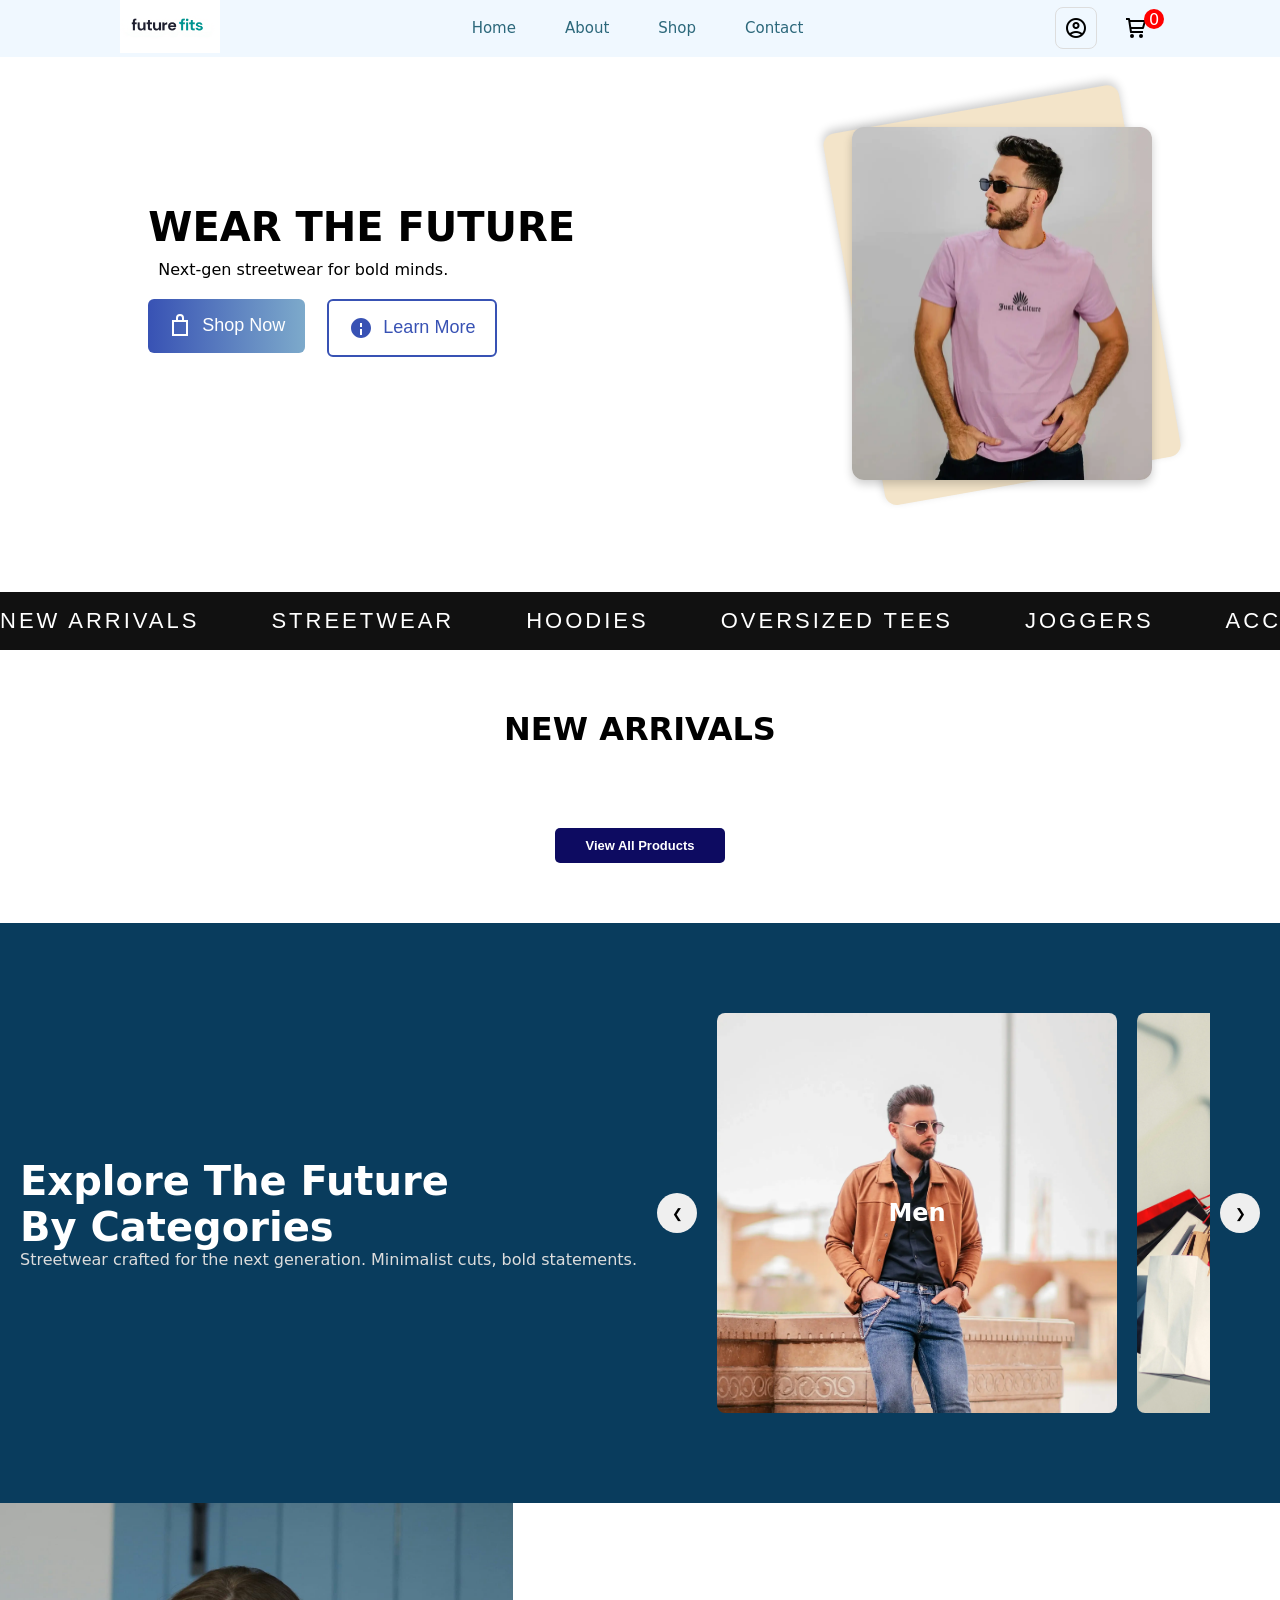
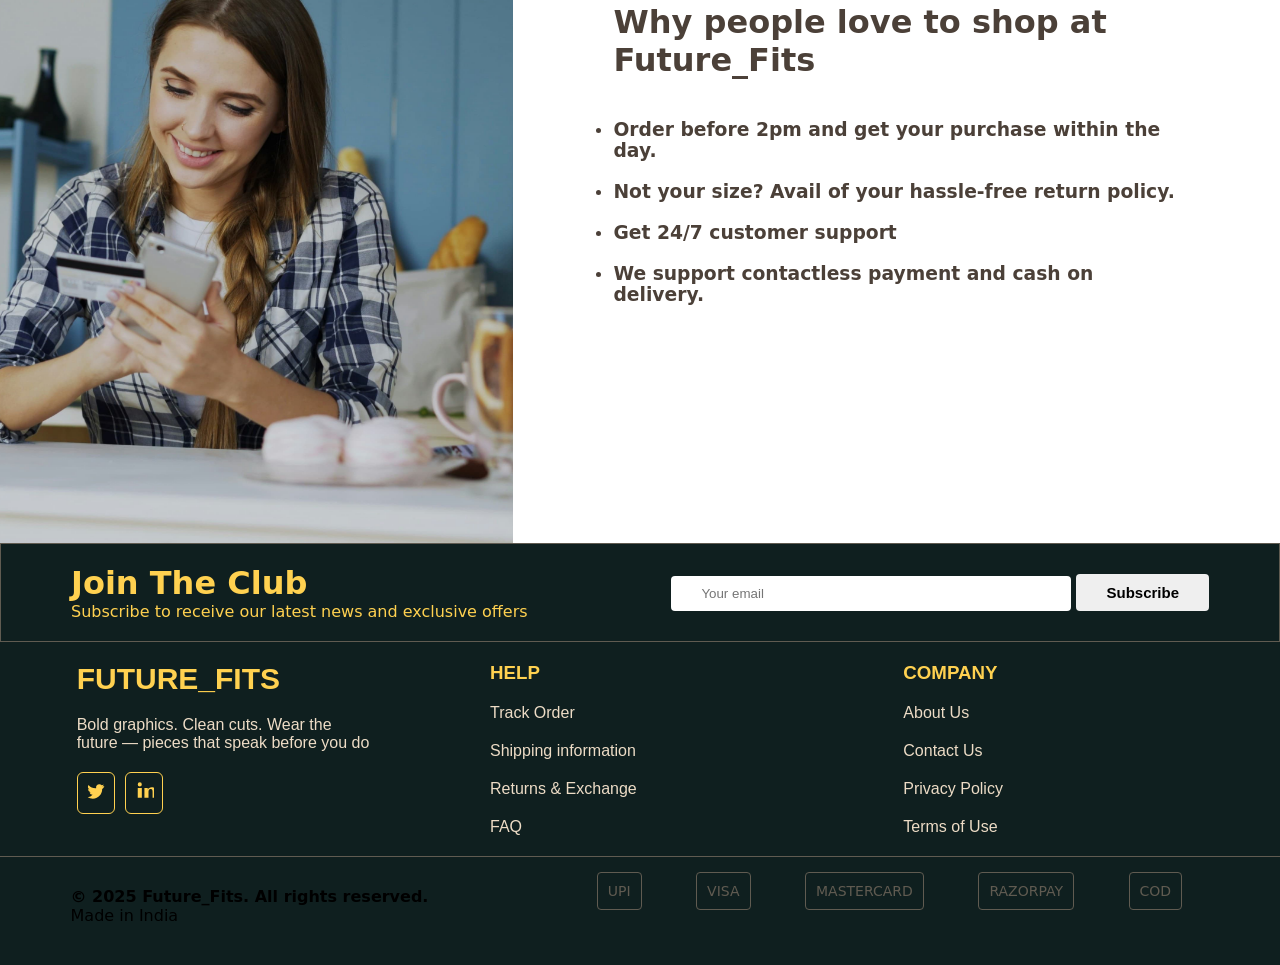
<file: index.html>
<!DOCTYPE html>
<html lang="en">
<head>
    <meta charset="UTF-8">
    <meta name="viewport" content="width=device-width, initial-scale=1.0">
        <!-- Preconnect and preload for faster icon font loading -->
        <link rel="preconnect" href="https://fonts.googleapis.com" crossorigin>
        <link rel="preconnect" href="https://fonts.gstatic.com" crossorigin>
        <link rel="preload" href="https://fonts.googleapis.com/css2?family=Montserrat:ital,wght@0,100..900;1,100..900&display=swap" as="style" onload="this.onload=null;this.rel='stylesheet'">
        <noscript><link rel="stylesheet" href="https://fonts.googleapis.com/css2?family=Montserrat:ital,wght@0,100..900;1,100..900&display=swap"></noscript>
        <!-- Preload Material Symbols for icons -->
        <link rel="preload" href="https://fonts.googleapis.com/css2?family=Material+Symbols+Outlined" as="style" onload="this.onload=null;this.rel='stylesheet'">
        <link rel="stylesheet" href="https://fonts.googleapis.com/css2?family=Material+Symbols+Outlined" media="print" onload="this.media='all'" />
        <!-- Inline critical CSS for above-the-fold (example, extend as needed) -->
        <link rel="icon" href="assests/images/Favicon.png" type="image/png">
        <!-- Main CSS -->
        <link rel="stylesheet" href="css/style.css">
    <title>Future_Fits</title>
</head>
<body>
    <div class="container">
        <div class="toast">Thank you for subscribing!</div>
        <div class="navbar">
            <div class="logo">
                 <a href="#"><img src="assests/images/best option.png" alt="picture"></a>
            </div>
            <div class="Navlink">
                <a href="#Home" class="home">Home</a>
                <a href="#About" class="about">About</a>
                <a href="pages/Shop/Shop.html" class="shop">Shop</a>
                <a href="pages/Contact/Contact.html" class="contact">Contact</a>
            </div>
            <div class="Profile-Cart">
                <div class="Profile">
                    <span class="material-symbols-outlined">
                        account_circle
                    </span>
                    <div class="dropdown">
                        <div class="dropdown-info">
                            <div class="sign-in">
                                <p>New Customer?</p>
                                <a href="pages/auth/Sign-in.html">Start here</a>
                            </div>
                            <div class="dropdown-items">
                                <a href="pages/dashboard/dashboard.html" id="id1">👤 My Profile</a>
                                <a href="#orders" id="id2">📦 Orders</a>
                                <a href="#wishlist" id="id3">❤ Wishlist</a>
                                <a href="#seller" id="id4">🏪 Become a Seller</a>
                            </div>
                        </div>
                    </div>
                </div>
                <div class="Cart">
                    <a href="pages/Cart/Cart.html" class="cart-link">
                        <svg xmlns="http://www.w3.org/2000/svg" width="24" height="24"
                            fill="currentColor" viewBox="0 0 24 24">
                            <path d="M21 4H6.17l-.18-1.15A1 1 0 0 0 5 2H2v2h2.14l1.87 12.15A1 1 0 0 0 7 17h12v-2H7.86l-.31-2H19c.45 0 .84-.3.96-.73l2-7A1 1 0 0 0 21 3.99Zm-2.75 7H7.24l-.77-5h13.2l-1.43 5ZM8 18a2 2 0 1 0 0 4 2 2 0 1 0 0-4m9 0a2 2 0 1 0 0 4 2 2 0 1 0 0-4"></path>
                        </svg>
                        <div class="cartNum">0</div>
                    </a>    
                </div>
            </div>
        </div>
        <div class="hero-section fade-in">
            <div class="description">
                <div class="heading">
                    <h2>WEAR THE FUTURE</h2>
                    <p>Next-gen streetwear for bold minds.</p>
                </div>
                <div class="buttons">
                    <div class="shop">
                        <button id = "shopBtn">
                            <span class="material-symbols-outlined">
                            <!-- Inline SVG for faster load -->
                            <svg xmlns="http://www.w3.org/2000/svg" width="24" height="24" fill="currentColor" viewBox="0 0 24 24" style="vertical-align:middle;"><path d="M16 6V4a4 4 0 0 0-8 0v2H4v16h16V6h-4zm-6-2a2 2 0 0 1 4 0v2h-4V4zm8 16H6V8h12v12z"/></svg>
                            </span>
                            Shop Now</button>
                    </div>
                    <div class="learn">

                        <button id="learnBtn">
                            <span class="material-symbols-outlined">
                            <!-- Inline SVG for faster load -->
                            <svg xmlns="http://www.w3.org/2000/svg" width="24" height="24" fill="currentColor" viewBox="0 0 24 24" style="vertical-align:middle;"><path d="M12 2C6.48 2 2 6.48 2 12s4.48 10 10 10 10-4.48 10-10S17.52 2 12 2zm1 17h-2v-6h2v6zm0-8h-2V7h2v2z"/></svg>
                            </span>
                            Learn More</button>
                    </div>
                </div>
            </div>
            <div class="image">
                <img src="assests/images/tshirt.webp" alt="T-shirt" width="350" height="350">
            </div>
        </div>
        <br></br>
        <div class="marquee-wrap">
            <div class="marquee-track" id="marqueeTrack">
                <span class="marquee-item">NEW ARRIVALS <span class="dot"></span></span>
                <span class="marquee-item">STREETWEAR <span class="dot"></span></span>
                <span class="marquee-item">HOODIES <span class="dot"></span></span>
                <span class="marquee-item">OVERSIZED TEES <span class="dot"></span></span>
                <span class="marquee-item">JOGGERS <span class="dot"></span></span>
                <span class="marquee-item">ACCESSORIES <span class="dot"></span></span>
                <span class="marquee-item">SS 2026 DROP <span class="dot"></span></span>
                <span class="marquee-item">URBAN WEAR <span class="dot"></span></span>
                <!-- Duplicate for infinite scroll -->
                <span class="marquee-item">NEW ARRIVALS <span class="dot"></span></span>
                <span class="marquee-item">STREETWEAR <span class="dot"></span></span>
                <span class="marquee-item">HOODIES <span class="dot"></span></span>
                <span class="marquee-item">OVERSIZED TEES <span class="dot"></span></span>
                <span class="marquee-item">JOGGERS <span class="dot"></span></span>
                <span class="marquee-item">ACCESSORIES <span class="dot"></span></span>
                <span class="marquee-item">SS 2026 DROP <span class="dot"></span></span>
                <span class="marquee-item">URBAN WEAR <span class="dot"></span></span>
            </div>
        </div>
        <div class="demo">
            <div class="title">
                <h1>NEW ARRIVALS</h1>
            </div>
            <div class="products"></div>
            <div class="button">
                <button id="showProduct">View All Products</button>
            </div>
        </div>
        <div class="category-demo">
            <div class="hero-title">
                    <div class="hero-text">
                        Explore The Future
                    <br>
                    <span>By Categories</span>
                    </div>
                    <div class="hero-sub">
                    <p>Streetwear crafted for the next generation. Minimalist cuts, bold statements.</p>
                </div>
            </div>
            <div class="slider-container">
                <button id="prevBtn">❮</button>

                <div class="slider">
                    <div class="slider-item" id="men">
                        <h2>Men</h2>
                    </div>
                    <div class="slider-item" id="women"><h2>Women</h2></div>
                    <div class="slider-item" id="footwear"><h2>Footwear</h2></div>
                    <div class="slider-item" id="accessories"><h2>Accessories</h2></div>
                </div>

                <button id="nextBtn">❯</button>
            </div>
        </div>
        <div class="trust">
            <div class="trust-img"></div>
            <div class="trust-text">
                <div class="trust-heading">
                    <h1>Why people love to shop at Future_Fits</h1>
                </div>
                <div class="trust-why">
                    <ul>
                        <li>
                            <h3>Order before 2pm and get your purchase within the day.</h3>
                        </li>
                        <li>
                            <h3>Not your size? Avail of your hassle-free return policy.</h3>
                        </li>
                        <li>
                            <h3>Get 24/7 customer support</h3>
                        </li>
                        <li>
                            <h3>We support contactless payment and cash on delivery.</h3>
                        </li>
                    </ul>
                </div>
            </div>
        </div>
        <div class="join-club">
            <div class="join-text">
                <h1>Join The Club</h1>
                <p>Subscribe to receive our latest news and exclusive offers</p>
            </div>
            <div class="input-section">
                <input type="text" id="email" placeholder="Your email">
                <button id="subscribeBtn">Subscribe</button>
            </div>
        </div>
        <div class="footer-section">
            <div class="f-sec1">
                <div class="brand">
                    <h2>FUTURE_FITS</h2>
                    <p>Bold graphics. Clean cuts. Wear the future — pieces that speak before you do</p>
                    <div class="social-icons">
                        <a href="https://x.com/BeshraSubh63113">
                            <!-- Twitter (minimal) -->
                            <svg width="20" height="20" viewBox="0 0 24 24" fill="currentColor">
                                <path d="M22 5.9c-.7.3-1.5.5-2.3.6.8-.5 1.4-1.3 1.7-2.3-.7.4-1.6.7-2.5.9a4 4 0 0 0-6.8 3.6A11.3 11.3 0 0 1 3 4.9a4 4 0 0 0 1.2 5.3c-.6 0-1.2-.2-1.7-.5v.1a4 4 0 0 0 3.2 3.9c-.5.1-1 .2-1.5.1a4 4 0 0 0 3.7 2.8A8 8 0 0 1 2 19.5a11.3 11.3 0 0 0 6.1 1.8c7.3 0 11.3-6 11.3-11.3v-.5c.8-.6 1.5-1.3 2-2.1z"/>
                            </svg>
                        </a>

                        <a href="https://www.linkedin.com/in/subhajit-beshra-b57b35360/">
                            <!-- LinkedIn (minimal) -->
                            <svg width="20" height="20" viewBox="0 0 24 24" fill="currentColor">
                                <path d="M6.94 6.5a2.44 2.44 0 1 1 0-4.88 2.44 2.44 0 0 1 0 4.88zM4.5 8.5h4.9V20h-4.9V8.5zm7.3 0h4.7v1.6h.1c.7-1.2 2.3-2.5 4.7-2.5 5 0 5.9 3.3 5.9 7.6V20h-4.9v-6.6c0-1.6 0-3.7-2.3-3.7s-2.6 1.8-2.6 3.6V20h-4.9V8.5z"/>
                            </svg>
                        </a>
                    </div>
                </div>
                <div class="help">
                    <h3>HELP</h3>
                    <a href="#">Track Order</a>
                    <a href="#">Shipping information</a>
                    <a href="#">Returns & Exchange</a>
                    <a href="#">FAQ</a>
                </div>
                <div class="company">
                    <h3>COMPANY</h3>
                    <a href="#">About Us</a>
                    <a href="#">Contact Us</a>
                    <a href="#">Privacy Policy</a>
                    <a href="#">Terms of Use</a>
                </div>
                </div>
                <div class="f-sec2">
                    <div class="copyright">
                       <h4>© 2025 Future_Fits. All rights reserved.</h4>
                       <p>Made in India</p>
                    </div>
                    <div class="pay-methods">
                        <p>UPI</p>
                        <p>VISA</p>
                        <p>MASTERCARD</p>
                        <p>RAZORPAY</p>
                        <p>COD</p>
                    </div>
                </div>
        </div>
    </div>
    <script src="js/script.js" defer></script>
</body>
</html>
</file>
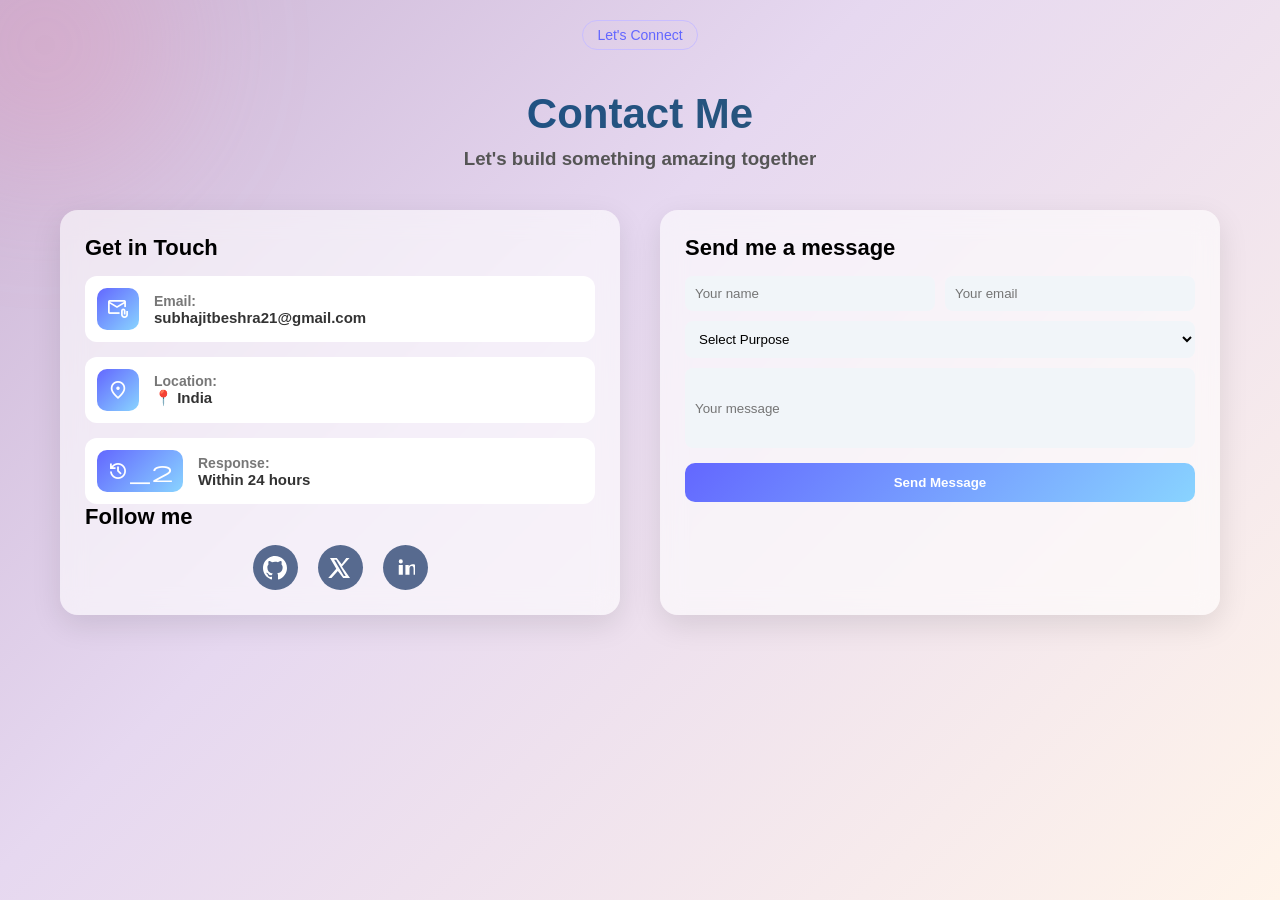
<file: Contact.html>
<!DOCTYPE html>
<html lang="en">
<head>
    <meta charset="UTF-8">
    <meta name="viewport" content="width=device-width, initial-scale=1.0">
    <link href="https://fonts.googleapis.com/css2?family=Google+Sans:ital,opsz,wght@0,17..18,400..700;1,17..18,400..700&family=Montserrat:ital,wght@0,100..900;1,100..900&family=Nunito:ital,wght@0,200..1000;1,200..1000&family=Roboto:ital,wght@0,100..900;1,100..900&family=Saira+Stencil+One&family=Ubuntu:ital,wght@0,300;0,400;0,500;0,700;1,300;1,400;1,500;1,700&display=swap" rel="stylesheet"> 
    <link rel="stylesheet" href="https://fonts.googleapis.com/css2?family=Material+Symbols+Outlined" />
    <link rel="stylesheet" href="Contact.css">   
    <title>Contact Me</title>
</head>
<body>
    <div class="circle"></div>
    <p>Let's Connect</p>
    <div class="container reveal">
        <div class="heading">
            <h1 class="grad-text">Contact Me</h1>
            <h3>Let's build something amazing together</h3>
        </div>
        <div class="sub-container">
            <div class="box-1 reveal">
                <div class="get-touch">
                    <h2 class = "gradient-text">Get in Touch</h2>
                    <div class="contact-info">
                        <div class="c-email">
                            <div class="email-1">
                                <span class="material-symbols-outlined">
                                attach_email
                                </span>
                            </div>
                            <div class="email-2">
                                <h3>Email:</h3>
                                <h4>subhajitbeshra21@gmail.com</h4>
                            </div>
                        </div>
                        <div class="c-location">
                            <div class="location-1">
                                <span class="material-symbols-outlined">
                                    location_on
                                </span>
                            </div>
                            <div class="location-2">
                                <h3>Location:</h3>
                                <h4>📍 India</h4>
                            </div>
                        </div>
                        <div class="c-response">
                            <div class="hour-1">
                                <span class="material-symbols-outlined">
                                history_2
                                </span>
                            </div>
                            <div class="hour-2">
                                <h3>Response:</h3>
                                <h4>Within 24 hours</h4>
                            </div>
                        </div>
                    </div>
                </div>
                <div class="social-media">
                    <h2>Follow me</h2>
                    <div class="social-links">
                        <a href="https://github.com/Subhajit-Beshra" target="_blank" class="icon">
                            <svg xmlns="http://www.w3.org/2000/svg" viewBox="0 0 24 24" width="24" height="24" fill="currentColor">
                            <path d="M12 0C5.37 0 0 5.37 0 12c0 5.3 3.438 9.8 8.205 11.385.6.113.82-.258.82-.577 
                            0-.285-.01-1.04-.015-2.04-3.338.726-4.042-1.61-4.042-1.61-.546-1.387-1.333-1.756-1.333-1.756
                            -1.089-.744.084-.729.084-.729 1.205.084 1.838 1.236 1.838 1.236 1.07 1.835 2.807 1.305 
                            3.492.998.108-.776.418-1.305.762-1.605-2.665-.3-5.466-1.332-5.466-5.93 
                            0-1.31.468-2.38 1.235-3.22-.123-.303-.535-1.523.117-3.176 0 0 1.008-.322 3.3 
                            1.23a11.5 11.5 0 0 1 3.003-.404c1.02.005 2.047.138 3.003.404 
                            2.291-1.552 3.297-1.23 3.297-1.23.653 1.653.241 2.873.118 
                            3.176.77.84 1.233 1.91 1.233 3.22 0 4.61-2.804 5.625-5.475 
                            5.92.43.372.823 1.102.823 2.222 0 1.606-.015 2.898-.015 
                            3.293 0 .322.216.694.825.576C20.565 21.795 24 17.296 24 
                            12c0-6.63-5.373-12-12-12z"/>
                            </svg>
                        </a>
                        <a href="https://twitter.com/yourusername" target="_blank" class="icon">
                            <svg xmlns="http://www.w3.org/2000/svg" viewBox="0 0 24 24" width="24" height="24" fill="currentColor">
                            <path d="M18.244 2H21.5l-7.5 8.573L22 22h-6.828l-5.35-6.98L3.5 22H.244l8.02-9.166L2 2h6.828l4.84 
                            6.319L18.244 2zm-2.39 18h1.885L8.12 3.8H6.09L15.854 20z"/>
                            </svg>
                        </a>
                        <a href="https://www.linkedin.com/in/subhajit-beshra-b57b35360/">
                            <!-- LinkedIn (minimal) -->
                            <svg width="20" height="20" viewBox="0 0 24 24" fill="currentColor">
                            <path d="M6.94 6.5a2.44 2.44 0 1 1 0-4.88 2.44 2.44 0 0 1 0 4.88zM4.5 8.5h4.9V20h-4.9V8.5zm7.3 0h4.7v1.6h.1c.7-1.2 2.3-2.5 4.7-2.5 5 0 5.9 3.3 5.9 7.6V20h-4.9v-6.6c0-1.6 0-3.7-2.3-3.7s-2.6 1.8-2.6 3.6V20h-4.9V8.5z"/>
                            </svg>
                        </a>
                    </div>
                </div>
            </div>
        <div class="box-2 reveal">
            <div class="send-mess">
                <h2>Send me a message</h2>
            </div>
            <div class="mess-info">
                <div class="m-info1">
                    <input type="text" placeholder="Your name">
                    <input type="text" placeholder="Your email">
                </div>
                <div class="m-info2">
                    <select name="Subject" id="subject">
                        <option value="Purpose">Select Purpose</option>
                        <option value="Internship">Internship</option>
                        <option value="Project">Project</option>
                        <option value="Freelance">Freelance</option>
                    </select>
                </div>
            </div>
            <div class="message">
                <input type="text" placeholder="Your message">
            </div>
            <button id="sendBtn">Send Message</button>
        </div>
        </div>
    </div> 
    <script src="Contact.js"></script>  
</body>
</html>
</file>
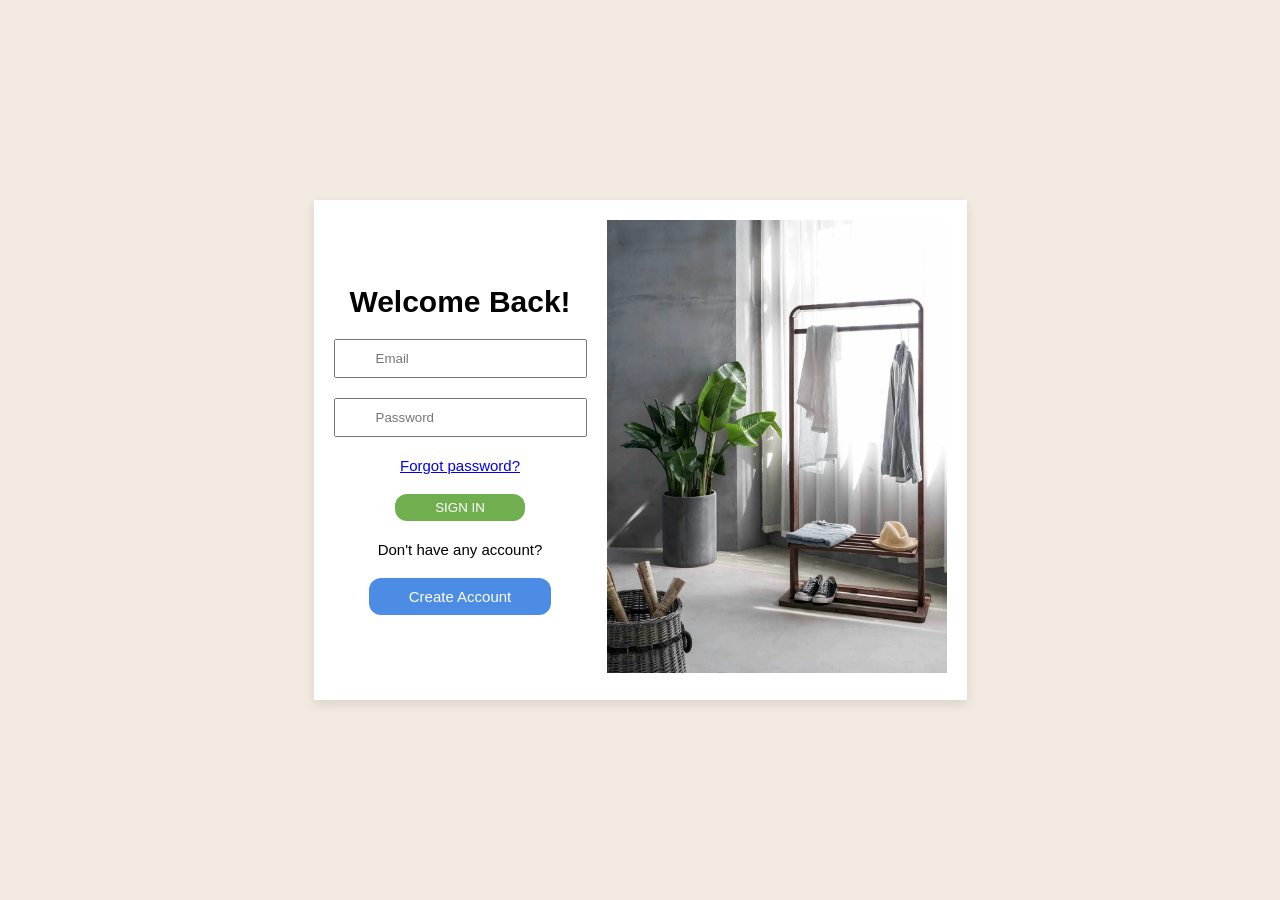
<file: Sign-in.html>
<!DOCTYPE html>
<html lang="en">
<head>
    <meta charset="UTF-8">
    <meta name="viewport" content="width=device-width, initial-scale=1.">
    <link href= https://fonts.googleapis.com/css2?family=Google+Sans:ital,opsz,wght@0,17..18,400..700;1,17..18,400..700&family=Montserrat:ital,wght@0,100..900;1,100..900&family=Nunito:ital,wght@0,200..1000;1,200..1000&family=Roboto:ital,wght@0,100..900;1,100..900&family=Saira+Stencil+One&family=Ubuntu:ital,wght@0,300;0,400;0,500;0,700;1,300;1,400;1,500;1,700&display=swap" rel="stylesheet">
    <link rel="stylesheet" href="https://fonts.googleapis.com/css2?family=Material+Symbols+Outlined" />
    <link rel="stylesheet" href="Sign-in.css">
    <title>Future Fits Sign-in</title>
</head>
<body>
    <div class="container">
        <div class="container-1">
            <h2>Welcome Back!</h2>
            <input type="text" placeholder="Email">
            <input type="text" placeholder="Password">
            <a href="#">Forgot password?</a>
            <button id="sign-in-Btn">SIGN IN</button>
            <p>Don't have any account?</p>
            <button id="createBtn">Create Account</button>
        </div>
        <div class="container-2">
            <img src="images/clothing.webp" alt="cloths">
        </div>
    </div>
</body>
</html>
</file>
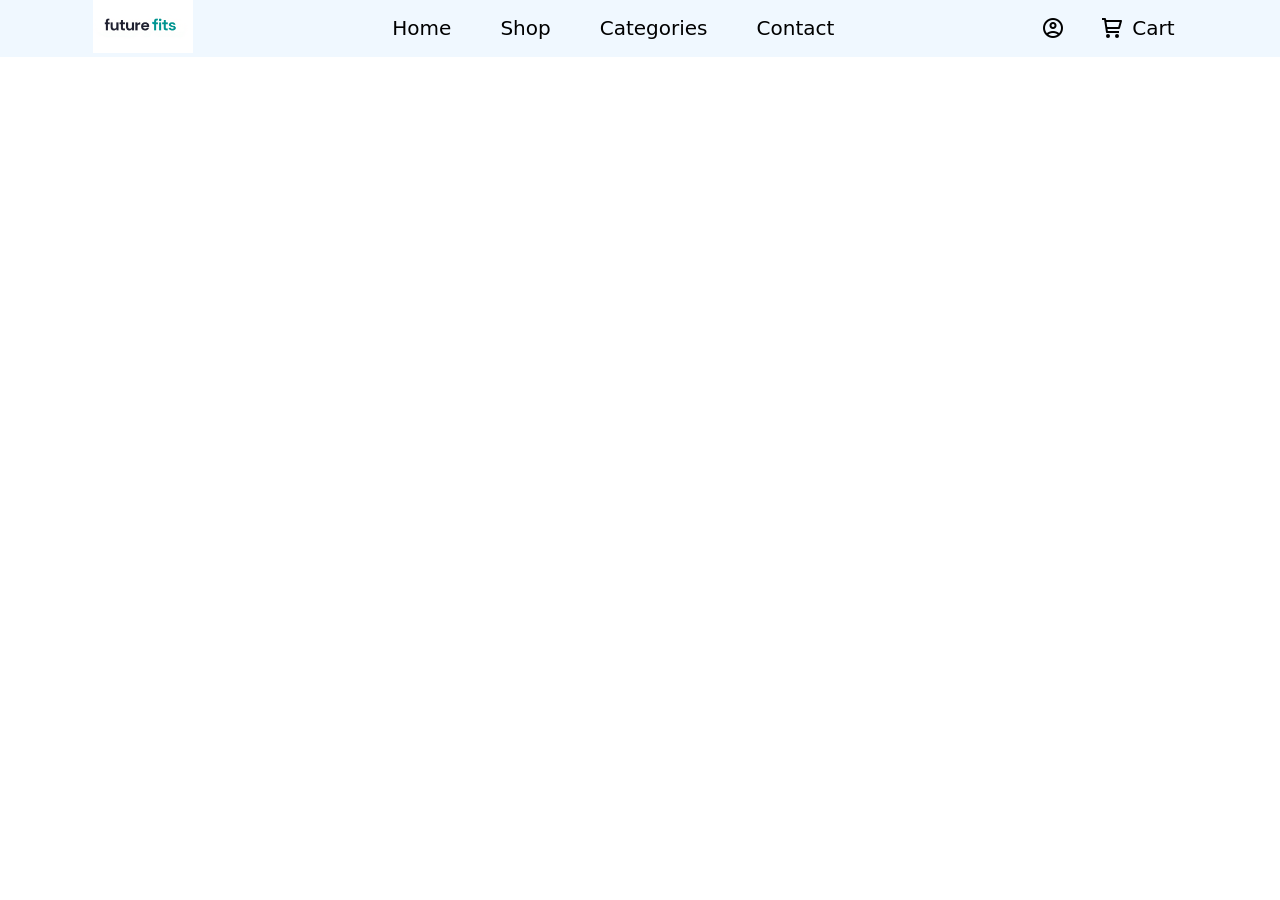
<file: pages/Cart/Cart.html>
<!DOCTYPE html>
<html lang="en">
<head>
    <meta charset="UTF-8">
    <meta name="viewport" content="width=device-width, initial-scale=1.0">
    <link href="https://fonts.googleapis.com/css2?family=Google+Sans:ital,opsz,wght@0,17..18,400..700;1,17..18,400..700&family=Montserrat:ital,wght@0,100..900;1,100..900&family=Nunito:ital,wght@0,200..1000;1,200..1000&family=Roboto:ital,wght@0,100..900;1,100..900&family=Saira+Stencil+One&family=Ubuntu:ital,wght@0,300;0,400;0,500;0,700;1,300;1,400;1,500;1,700&display=swap" rel="stylesheet">
    <link rel="stylesheet" href="https://fonts.googleapis.com/css2?family=Material+Symbols+Outlined:opsz,wght,FILL,GRAD@20..48,100..700,0..1,-50..200" />
    <link rel="stylesheet" href="../../css/Cart.css">
    <title>Cart Section</title>
</head>
<body>
    <div class="container">
        <div class="navbar">
            <div class="logo">
                <a href="../../index.html"><img src="../../assests/images/best option.png" alt="picture"></a>
            </div>
            <div class="Navlink">
                <a href="../../index.html" class="home">Home</a>
                <a href="../Shop/Shop.html" class="shop">Shop</a>
                <a href="../../index.html#Categories" class="categories">Categories</a>
                <a href="../Contact/Contact.html" class="contact">Contact</a>
            </div>
            <div class="Profile-Cart">
                <div class="Profile">
                    <span class="material-symbols-outlined">
                        account_circle
                    </span>
                    <div class="dropdown">
                        <div class="dropdown-info">
                            <div class="sign-in">
                                <p>New Customer?</p>
                                <a href="../auth/Sign-in.html">Start here</a>
                            </div>
                            <div class="dropdown-items">
                                <a href="../dashboard/dashboard.html" id="id1">👤 My Profile</a>
                                <a href="#orders" id="id2">📦 Orders</a>
                                <a href="#wishlist" id="id3">❤ Wishlist</a>
                                <a href="#seller" id="id4">🏪 Become a Seller</a>
                            </div>
                        </div>
                    </div>
                </div>
                <div class="Cart">
                    <svg xmlns="http://www.w3.org/2000/svg" width="24" height="24"
                        fill="currentColor" viewBox="0 0 24 24">
                        <path d="M21 4H6.17l-.18-1.15A1 1 0 0 0 5 2H2v2h2.14l1.87 12.15A1 1 0 0 0 7 17h12v-2H7.86l-.31-2H19c.45 0 .84-.3.96-.73l2-7A1 1 0 0 0 21 3.99Zm-2.75 7H7.24l-.77-5h13.2l-1.43 5ZM8 18a2 2 0 1 0 0 4 2 2 0 1 0 0-4m9 0a2 2 0 1 0 0 4 2 2 0 1 0 0-4"></path>
                    </svg>
                    <p>Cart</p>
                </div>
            </div>
        </div>
    </div>
</body>
</html>
</file>
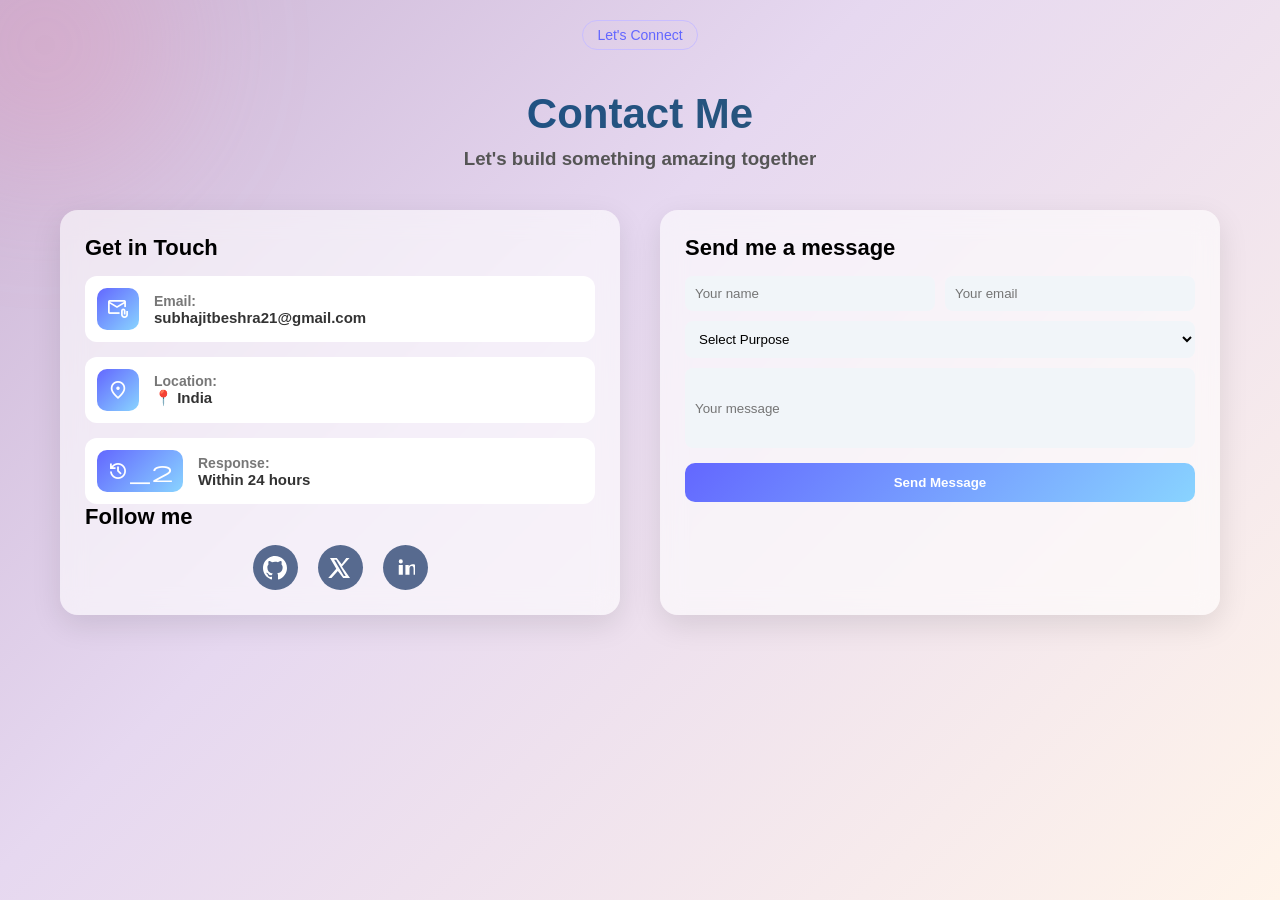
<file: pages/Contact/Contact.html>
<!DOCTYPE html>
<html lang="en">
<head>
    <meta charset="UTF-8">
    <meta name="viewport" content="width=device-width, initial-scale=1.0">
    <link href="https://fonts.googleapis.com/css2?family=Google+Sans:ital,opsz,wght@0,17..18,400..700;1,17..18,400..700&family=Montserrat:ital,wght@0,100..900;1,100..900&family=Nunito:ital,wght@0,200..1000;1,200..1000&family=Roboto:ital,wght@0,100..900;1,100..900&family=Saira+Stencil+One&family=Ubuntu:ital,wght@0,300;0,400;0,500;0,700;1,300;1,400;1,500;1,700&display=swap" rel="stylesheet"> 
    <link rel="stylesheet" href="https://fonts.googleapis.com/css2?family=Material+Symbols+Outlined" />
    <link rel="stylesheet" href="../../css/Contact.css"> 
    <link rel="icon" href="../../assests/images/Favicon.png" type="image/png">      
    <title>Contact Me</title>
</head>
<body>
    <div class="circle"></div>
    <p>Let's Connect</p>
    <div class="container reveal">
        <div class="heading">
            <h1 class="grad-text">Contact Me</h1>
            <h3>Let's build something amazing together</h3>
        </div>
        <div class="sub-container">
            <div class="box-1 reveal">
                <div class="get-touch">
                    <h2 class = "gradient-text">Get in Touch</h2>
                    <div class="contact-info">
                        <div class="c-email">
                            <div class="email-1">
                                <span class="material-symbols-outlined">
                                attach_email
                                </span>
                            </div>
                            <div class="email-2">
                                <h3>Email:</h3>
                                <h4>subhajitbeshra21@gmail.com</h4>
                            </div>
                        </div>
                        <div class="c-location">
                            <div class="location-1">
                                <span class="material-symbols-outlined">
                                    location_on
                                </span>
                            </div>
                            <div class="location-2">
                                <h3>Location:</h3>
                                <h4>📍 India</h4>
                            </div>
                        </div>
                        <div class="c-response">
                            <div class="hour-1">
                                <span class="material-symbols-outlined">
                                history_2
                                </span>
                            </div>
                            <div class="hour-2">
                                <h3>Response:</h3>
                                <h4>Within 24 hours</h4>
                            </div>
                        </div>
                    </div>
                </div>
                <div class="social-media">
                    <h2>Follow me</h2>
                    <div class="social-links">
                        <a href="https://github.com/Subhajit-Beshra" target="_blank" class="icon">
                            <svg xmlns="http://www.w3.org/2000/svg" viewBox="0 0 24 24" width="24" height="24" fill="currentColor">
                            <path d="M12 0C5.37 0 0 5.37 0 12c0 5.3 3.438 9.8 8.205 11.385.6.113.82-.258.82-.577 
                            0-.285-.01-1.04-.015-2.04-3.338.726-4.042-1.61-4.042-1.61-.546-1.387-1.333-1.756-1.333-1.756
                            -1.089-.744.084-.729.084-.729 1.205.084 1.838 1.236 1.838 1.236 1.07 1.835 2.807 1.305 
                            3.492.998.108-.776.418-1.305.762-1.605-2.665-.3-5.466-1.332-5.466-5.93 
                            0-1.31.468-2.38 1.235-3.22-.123-.303-.535-1.523.117-3.176 0 0 1.008-.322 3.3 
                            1.23a11.5 11.5 0 0 1 3.003-.404c1.02.005 2.047.138 3.003.404 
                            2.291-1.552 3.297-1.23 3.297-1.23.653 1.653.241 2.873.118 
                            3.176.77.84 1.233 1.91 1.233 3.22 0 4.61-2.804 5.625-5.475 
                            5.92.43.372.823 1.102.823 2.222 0 1.606-.015 2.898-.015 
                            3.293 0 .322.216.694.825.576C20.565 21.795 24 17.296 24 
                            12c0-6.63-5.373-12-12-12z"/>
                            </svg>
                        </a>
                        <a href="https://twitter.com/yourusername" target="_blank" class="icon">
                            <svg xmlns="http://www.w3.org/2000/svg" viewBox="0 0 24 24" width="24" height="24" fill="currentColor">
                            <path d="M18.244 2H21.5l-7.5 8.573L22 22h-6.828l-5.35-6.98L3.5 22H.244l8.02-9.166L2 2h6.828l4.84 
                            6.319L18.244 2zm-2.39 18h1.885L8.12 3.8H6.09L15.854 20z"/>
                            </svg>
                        </a>
                        <a href="https://www.linkedin.com/in/subhajit-beshra-b57b35360/">
                            <!-- LinkedIn (minimal) -->
                            <svg width="20" height="20" viewBox="0 0 24 24" fill="currentColor">
                            <path d="M6.94 6.5a2.44 2.44 0 1 1 0-4.88 2.44 2.44 0 0 1 0 4.88zM4.5 8.5h4.9V20h-4.9V8.5zm7.3 0h4.7v1.6h.1c.7-1.2 2.3-2.5 4.7-2.5 5 0 5.9 3.3 5.9 7.6V20h-4.9v-6.6c0-1.6 0-3.7-2.3-3.7s-2.6 1.8-2.6 3.6V20h-4.9V8.5z"/>
                            </svg>
                        </a>
                    </div>
                </div>
            </div>
        <div class="box-2 reveal">
            <form id="contactForm">
                <div class="send-mess">
                    <h2>Send me a message</h2>
                </div>
                <div class="mess-info">
                    <div class="m-info1">
                        <input type="text" placeholder="Your name" name = "name">
                        <input type="text" placeholder="Your email" name = "email">
                    </div>
                    <div class="m-info2">
                        <select name="Subject" id="subject" required>
                            <option value="Purpose">Select Purpose</option>
                            <option value="Internship">Internship</option>
                            <option value="Project">Project</option>
                            <option value="Freelance">Freelance</option>
                        </select>
                    </div>
                </div>
                <div class="message">
                    <input type="text" placeholder="Your message" name = "message">
                </div>
                <button type="submit" id="sendBtn">Send Message</button>
            </form>
        </div>
        </div>
    </div> 
    <script src="../../js/Contact.js"></script>  
</body>
</html>
</file>
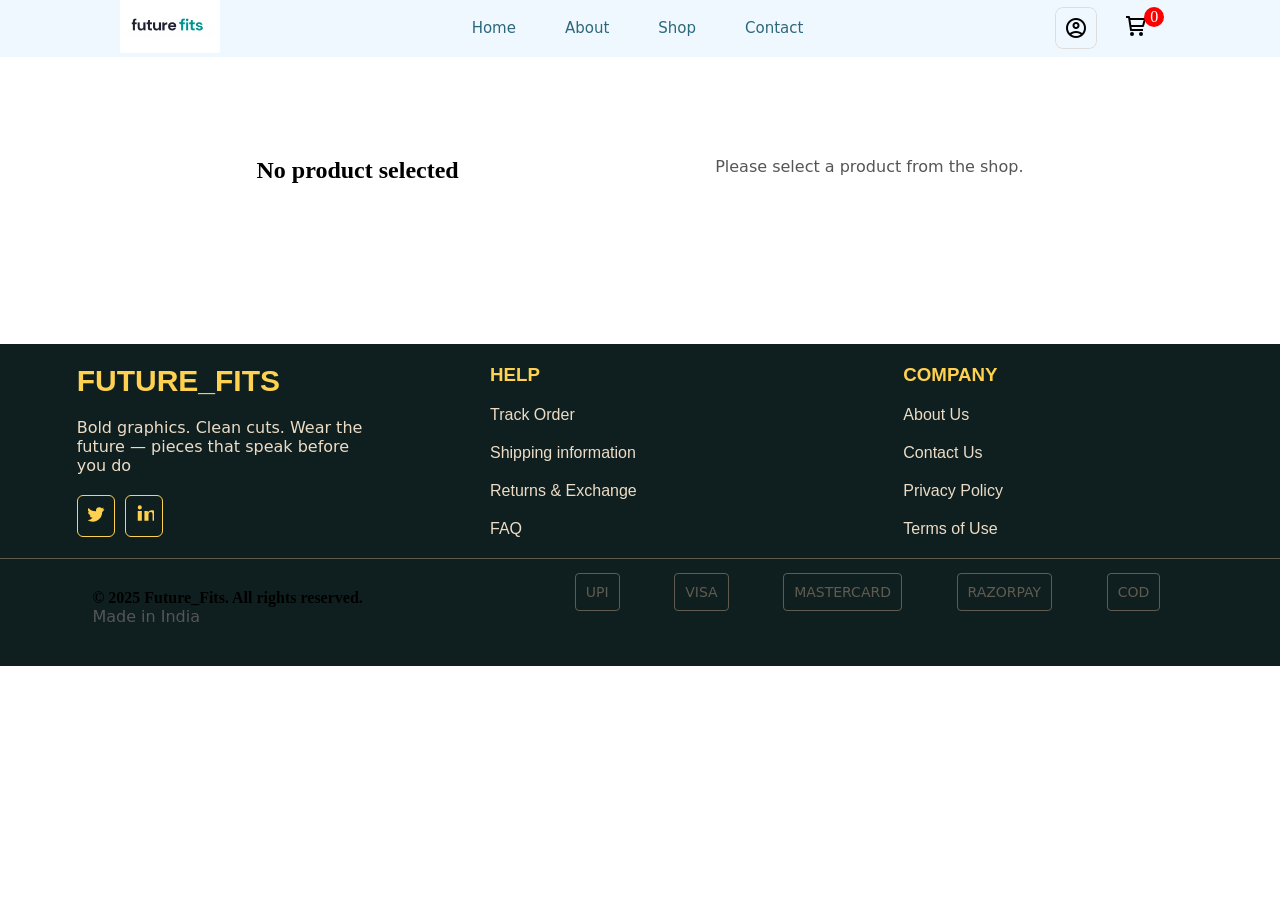
<file: pages/Product/Product.html>
<!DOCTYPE html>
<html lang="en">
<head>
    <meta charset="UTF-8">
    <meta name="viewport" content="width=device-width, initial-scale=1.0">
    <link href="https://fonts.googleapis.com/css2?family=Google+Sans:ital,opsz,wght@0,17..18,400..700;1,17..18,400..700&family=Montserrat:ital,wght@0,100..900;1,100..900&family=Nunito:ital,wght@0,200..1000;1,200..1000&family=Roboto:ital,wght@0,100..900;1,100..900&family=Saira+Stencil+One&family=Ubuntu:ital,wght@0,300;0,400;0,500;0,700;1,300;1,400;1,500;1,700&display=swap" rel="stylesheet">
    <link rel="stylesheet" href="https://fonts.googleapis.com/css2?family=Material+Symbols+Outlined:opsz,wght,FILL,GRAD@20..48,100..700,0..1,-50..200" />
    <link rel="stylesheet" href="../../css/Product.css">
    <link rel="icon" href="../../assests/images/Favicon.png" type="image/png">
    <title>Product Section</title>
</head>
<body>
    <div class="container">
        <div class="toast">Product is already added in the cart!</div>
        <div class="navbar">
            <div class="logo">
                <a href="../../index.html"><img src="../../assests/images/best option.png" alt="picture"></a>
            </div>
            <div class="Navlink">
                <a href="../../index.html" class="home">Home</a>
                <a href="#" class = "about">About</a>
                <a href="../Shop/Shop.html" class="shop">Shop</a>
                <a href="../Contact/Contact.html" class="contact">Contact</a>
            </div>
            <div class="Profile-Cart">
                <div class="Profile">
                    <span class="material-symbols-outlined">
                        account_circle
                    </span>
                    <div class="dropdown">
                        <div class="dropdown-info">
                            <div class="sign-in">
                                <p>New Customer?</p>
                                <a href="../auth/Sign-in.html">Start here</a>
                            </div>
                            <div class="dropdown-items">
                                <a href="../dashboard/dashboard.html" id="id1">👤 My Profile</a>
                                <a href="#orders" id="id2">📦 Orders</a>
                                <a href="#wishlist" id="id3">❤ Wishlist</a>
                                <a href="#seller" id="id4">🏪 Become a Seller</a>
                            </div>
                        </div>
                    </div>
                </div>
                <div class="Cart">
                    <svg xmlns="http://www.w3.org/2000/svg" width="24" height="24"
                        fill="currentColor" viewBox="0 0 24 24">
                        <path d="M21 4H6.17l-.18-1.15A1 1 0 0 0 5 2H2v2h2.14l1.87 12.15A1 1 0 0 0 7 17h12v-2H7.86l-.31-2H19c.45 0 .84-.3.96-.73l2-7A1 1 0 0 0 21 3.99Zm-2.75 7H7.24l-.77-5h13.2l-1.43 5ZM8 18a2 2 0 1 0 0 4 2 2 0 1 0 0-4m9 0a2 2 0 1 0 0 4 2 2 0 1 0 0-4"></path>
                    </svg>
                    <div class="cartNum">0</div>
                </div>
            </div>
        </div>
        <div class="cart-item"></div>
        <div class="related-product-container">
        </div>
        <div class="footer-section">
            <div class="f-sec1">
                <div class="brand">
                    <h2>FUTURE_FITS</h2>
                    <p>Bold graphics. Clean cuts. Wear the future — pieces that speak before you do</p>
                    <div class="social-icons">
                        <a href="https://x.com/BeshraSubh63113">
                            <!-- Twitter (minimal) -->
                            <svg width="20" height="20" viewBox="0 0 24 24" fill="currentColor">
                                <path d="M22 5.9c-.7.3-1.5.5-2.3.6.8-.5 1.4-1.3 1.7-2.3-.7.4-1.6.7-2.5.9a4 4 0 0 0-6.8 3.6A11.3 11.3 0 0 1 3 4.9a4 4 0 0 0 1.2 5.3c-.6 0-1.2-.2-1.7-.5v.1a4 4 0 0 0 3.2 3.9c-.5.1-1 .2-1.5.1a4 4 0 0 0 3.7 2.8A8 8 0 0 1 2 19.5a11.3 11.3 0 0 0 6.1 1.8c7.3 0 11.3-6 11.3-11.3v-.5c.8-.6 1.5-1.3 2-2.1z"/>
                            </svg>
                        </a>

                        <a href="https://www.linkedin.com/in/subhajit-beshra-b57b35360/">
                            <!-- LinkedIn (minimal) -->
                            <svg width="20" height="20" viewBox="0 0 24 24" fill="currentColor">
                                <path d="M6.94 6.5a2.44 2.44 0 1 1 0-4.88 2.44 2.44 0 0 1 0 4.88zM4.5 8.5h4.9V20h-4.9V8.5zm7.3 0h4.7v1.6h.1c.7-1.2 2.3-2.5 4.7-2.5 5 0 5.9 3.3 5.9 7.6V20h-4.9v-6.6c0-1.6 0-3.7-2.3-3.7s-2.6 1.8-2.6 3.6V20h-4.9V8.5z"/>
                            </svg>
                        </a>
                    </div>
                </div>
                <div class="help">
                    <h3>HELP</h3>
                    <a href="#">Track Order</a>
                    <a href="#">Shipping information</a>
                    <a href="#">Returns & Exchange</a>
                    <a href="#">FAQ</a>
                </div>
                <div class="company">
                    <h3>COMPANY</h3>
                    <a href="#">About Us</a>
                    <a href="#">Contact Us</a>
                    <a href="#">Privacy Policy</a>
                    <a href="#">Terms of Use</a>
                </div>
            </div>
            <div class="f-sec2">
                <div class="copyright">
                    <h4>© 2025 Future_Fits. All rights reserved.</h4>
                    <p>Made in India</p>
                </div>
                <div class="pay-methods">
                    <p>UPI</p>
                    <p>VISA</p>
                    <p>MASTERCARD</p>
                    <p>RAZORPAY</p>
                    <p>COD</p>
                </div>
            </div>
            </div>
        </div>       
    </div>
    <script src="../../js/Product.js"></script>
</body>
</html>
</file>
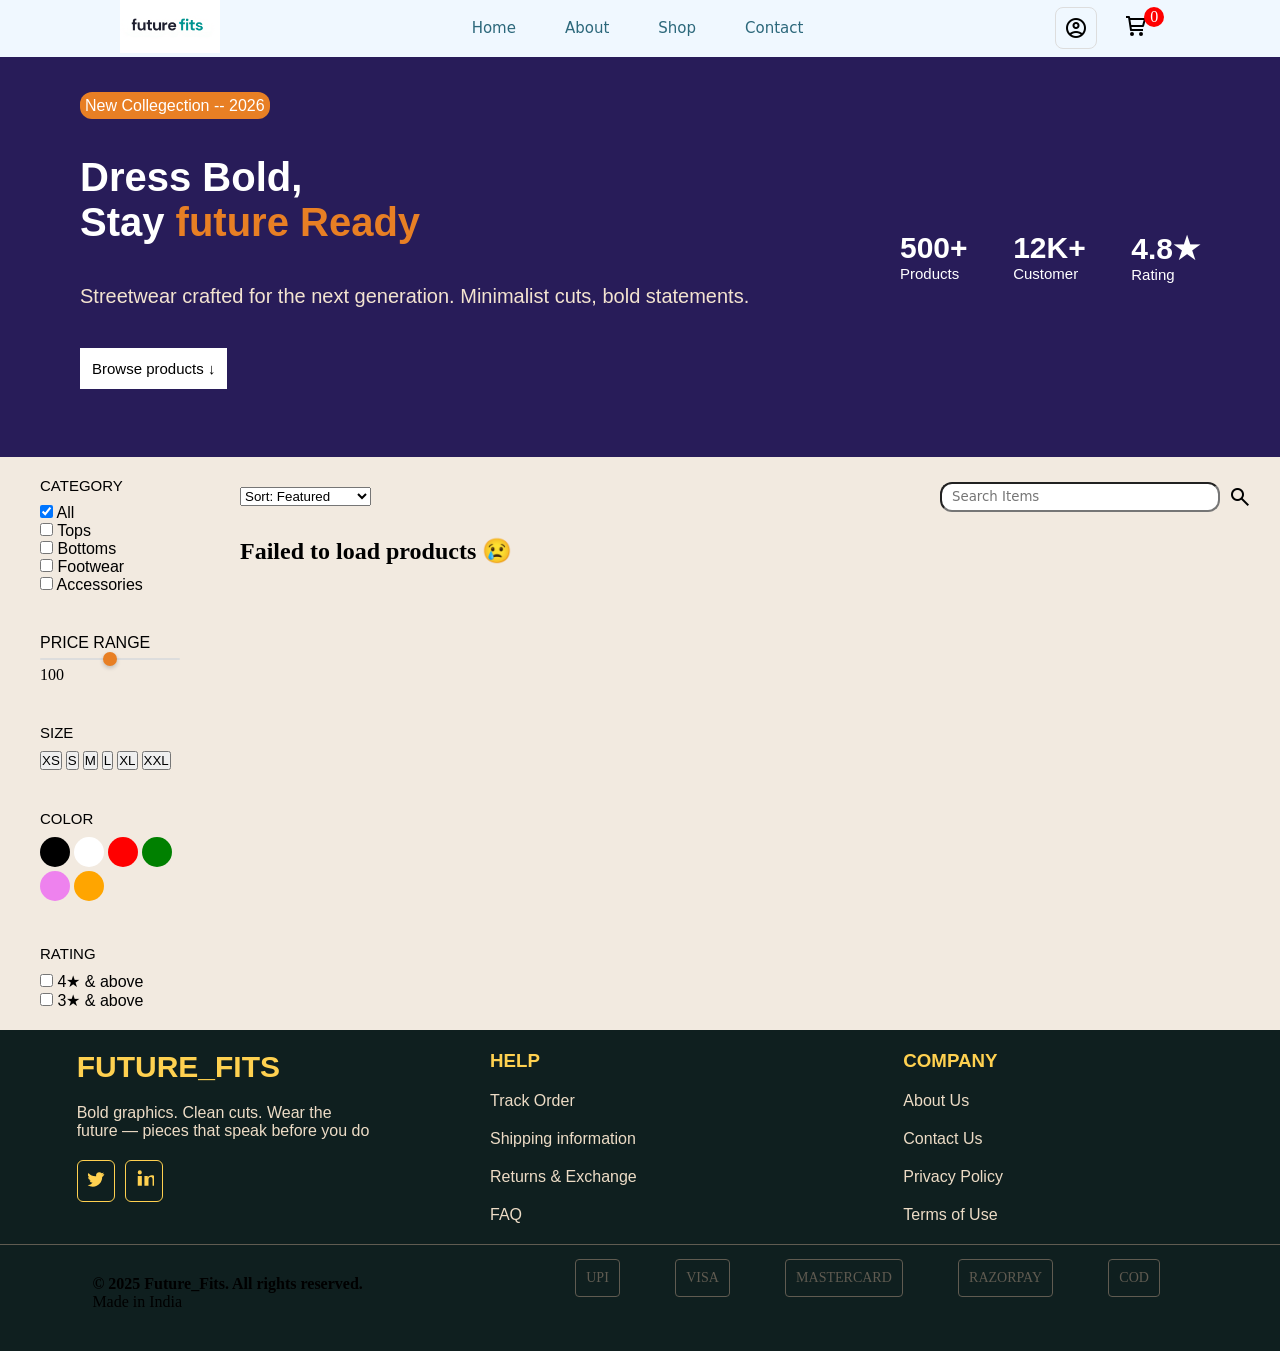
<file: pages/Shop/Shop.html>
<!DOCTYPE html>
<html lang="en">
<head>
    <meta charset="UTF-8">
    <meta name="viewport" content="width=device-width, initial-scale=1.0">
    <link href="https://fonts.googleapis.com/css2?family=Google+Sans:ital,opsz,wght@0,17..18,400..700;1,17..18,400..700&family=Montserrat:ital,wght@0,100..900;1,100..900&family=Nunito:ital,wght@0,200..1000;1,200..1000&family=Roboto:ital,wght@0,100..900;1,100..900&family=Saira+Stencil+One&family=Ubuntu:ital,wght@0,300;0,400;0,500;0,700;1,300;1,400;1,500;1,700&display=swap" rel="stylesheet">
    <link rel="stylesheet" href="https://fonts.googleapis.com/css2?family=Material+Symbols+Outlined:opsz,wght,FILL,GRAD@20..48,100..700,0..1,-50..200" />
    <link rel="stylesheet" href="../../css/Shop.css">
    <link rel="icon" href="../../assests/images/Favicon.png" type="image/png">
    <title>Shop Section</title>
</head>
<body>
    <div class="container">
        <div class="navbar">
            <div class="logo">
                <a href="../../index.html"><img src="../../assests/images/best option.png" alt="picture"></a>
            </div>
            <div class="Navlink">
                <a href="../../index.html" class="home">Home</a>
                <a href="#" class = "about">About</a>
                <a href="#" class="shop">Shop</a>
                <a href="../Contact/Contact.html" class="contact">Contact</a>
            </div>
            <div class="Profile-Cart">
                <div class="Profile">
                    <span class="material-symbols-outlined">
                        account_circle
                    </span>
                    <div class="dropdown">
                        <div class="dropdown-info">
                            <div class="sign-in">
                                <p>New Customer?</p>
                                <a href="../auth/Sign-in.html">Start here</a>
                            </div>
                            <div class="dropdown-items">
                                <a href="../dashboard/dashboard.html" id="id1">👤 My Profile</a>
                                <a href="#orders" id="id2">📦 Orders</a>
                                <a href="#wishlist" id="id3">❤ Wishlist</a>
                                <a href="#seller" id="id4">🏪 Become a Seller</a>
                            </div>
                        </div>
                    </div>
                </div>
                <div class="Cart" >
                    <svg xmlns="http://www.w3.org/2000/svg" width="24" height="24"
                        fill="currentColor" viewBox="0 0 24 24">
                        <path d="M21 4H6.17l-.18-1.15A1 1 0 0 0 5 2H2v2h2.14l1.87 12.15A1 1 0 0 0 7 17h12v-2H7.86l-.31-2H19c.45 0 .84-.3.96-.73l2-7A1 1 0 0 0 21 3.99Zm-2.75 7H7.24l-.77-5h13.2l-1.43 5ZM8 18a2 2 0 1 0 0 4 2 2 0 1 0 0-4m9 0a2 2 0 1 0 0 4 2 2 0 1 0 0-4"></path>
                    </svg>
                    <div class="cartNum">0</div>
                </div>
            </div>
        </div>

        <div class="hero-section">
            <div class="section-1">
                <div class="hero-tag">
                    <p>New Collegection -- 2026</p>
                </div>
                <div class="hero-title">
                    Dress Bold,
                    <br>
                    Stay
                    <span>future Ready</span>
                </div>
                <div class="hero-sub">
                    <p>Streetwear crafted for the next generation. Minimalist cuts, bold statements.</p>
                </div>
                <div class="hero-btns">
                    <button class="btn-white" onclick="document.querySelector('.products-grid').scrollIntoView({behavior: 'smooth'})">
                        Browse products ↓
                    </button>
                </div>
            </div>
            <div class="section-2">
                <div class="hero-stats">
                    <div class="hero-stat-val">500+</div>
                    <div class="hero-stat-label">Products</div>
                </div>
                <div class="hero-stats">
                    <div class="hero-stat-val">12K+</div>
                    <div class="hero-stat-label">Customer</div>
                </div>
                <div class="hero-stats">
                    <div class="hero-stat-val">4.8★</div>
                    <div class="hero-stat-label">Rating</div>
                </div>
            </div>
        </div>

        <div class="shop-body">
            <div class="sidebar">
                <div class = "sidebar-info">
                    <div class="category">
                        <div class="filter-title">CATEGORY</div>
                        <div class="filter-option">
                            <input type="checkbox" id="option-all" name="option" value="all" checked>
                            <label for="option-all">All</label>
                        </div>
                        <div class="filter-option">
                            <input type="checkbox" id="option-tops" name="option" value="tops">
                            <label for="option-tops">Tops</label>
                        </div>
                        <div class="filter-option">
                            <input type="checkbox" id="option-bottoms" name="option" value="bottoms">
                            <label for="option-bottoms">Bottoms</label>
                        </div>
                        <!-- <div class="filter-option">
                            <input type="checkbox" id="option-outerwear" name="option" value="outerwear">
                            <label for="option-outerwear">Outerwear</label>
                        </div> -->
                        <div class="filter-option">
                            <input type="checkbox" id="option-footwear" name="option" value="footwear">
                            <label for="option-footwear">Footwear</label>
                        </div>
                        <div class="filter-option">
                            <input type="checkbox" id="option-accessories" name="option" value="accessories">
                            <label for="option-accessories">Accessories</label>
                        </div>
                    </div>
                    <div class="slider">
                        <label for="countSlider">PRICE RANGE</label>
                        <input type="range" id="countSlider" min="0" max="200" value="100">
                        <span id="count-value">₹50</span>
                    </div>
                    <div class="size">
                        <div class="filter-title">SIZE</div>
                        <div class="size-options">
                            <button class="size-btn" data-style="XS">XS</button>
                            <button class="size-btn" data-style="S">S</button>
                            <button class="size-btn" data-style="M">M</button>
                            <button class="size-btn" data-style="L">L</button>
                            <button class="size-btn" data-style="XL">XL</button>
                            <button class="size-btn" data-style="XXL">XXL</button>
                        </div>
                    </div>
                    <div class="color">
                        <div class="filter-title">COLOR</div>
                        <div class="color-options">
                            <button class="color-btn" data-style="black"></button>
                            <button class="color-btn" data-style="white"></button>
                            <button class="color-btn" data-style="red"></button>
                            <button class="color-btn" data-style="green"></button>
                            <button class="color-btn" data-style="violet"></button>
                            <button class="color-btn" data-style="orange"></button>
                        </div>
                    </div>
                    <div class="rating">
                        <div class="filter-title">RATING</div>
                        <div class="rating-option">
                            <input type="checkbox" id="r4">
                            <label for="r4">4★ &amp; above</label>
                        </div>
                        <div class="rating-option">
                            <input type="checkbox" id="r3">
                            <label for="r3">3★ &amp; above</label>
                        </div>
                    </div>
                </div>
            </div>

            <div class="main-content">
                <div class="top-bar">
                    <div class="top-bar-left">
                        <select class="sort-select">
                            <option value="featured">Sort: Featured</option>
                            <option value="Low to High">Price: Low to High</option>
                            <option value="High to Low">Price: High to Low</option>
                            <option value="Newest First">Newest First</option>
                            <option value="Best Rated">Best Rated</option>
                        </select>
                    </div>
                    <div class="top-bar-right">
                        <div class="Search_bar">
                            <input type="text" placeholder="Search Items">
                            <span class="material-symbols-outlined">search</span>
                        </div>
                    </div>
                </div>
                <div class="products-grid" id="product-container">
                </div>
                <!-- <div class="pagination">
                </div> -->
            </div>
        </div>
        <div class="footer-section">
            <div class="f-sec1">
                <div class="brand">
                    <h2>FUTURE_FITS</h2>
                    <p>Bold graphics. Clean cuts. Wear the future — pieces that speak before you do</p>
                    <div class="social-icons">
                        <a href="https://x.com/BeshraSubh63113">
                            <!-- Twitter (minimal) -->
                            <svg width="20" height="20" viewBox="0 0 24 24" fill="currentColor">
                                <path d="M22 5.9c-.7.3-1.5.5-2.3.6.8-.5 1.4-1.3 1.7-2.3-.7.4-1.6.7-2.5.9a4 4 0 0 0-6.8 3.6A11.3 11.3 0 0 1 3 4.9a4 4 0 0 0 1.2 5.3c-.6 0-1.2-.2-1.7-.5v.1a4 4 0 0 0 3.2 3.9c-.5.1-1 .2-1.5.1a4 4 0 0 0 3.7 2.8A8 8 0 0 1 2 19.5a11.3 11.3 0 0 0 6.1 1.8c7.3 0 11.3-6 11.3-11.3v-.5c.8-.6 1.5-1.3 2-2.1z"/>
                            </svg>
                        </a>

                        <a href="https://www.linkedin.com/in/subhajit-beshra-b57b35360/">
                            <!-- LinkedIn (minimal) -->
                            <svg width="20" height="20" viewBox="0 0 24 24" fill="currentColor">
                                <path d="M6.94 6.5a2.44 2.44 0 1 1 0-4.88 2.44 2.44 0 0 1 0 4.88zM4.5 8.5h4.9V20h-4.9V8.5zm7.3 0h4.7v1.6h.1c.7-1.2 2.3-2.5 4.7-2.5 5 0 5.9 3.3 5.9 7.6V20h-4.9v-6.6c0-1.6 0-3.7-2.3-3.7s-2.6 1.8-2.6 3.6V20h-4.9V8.5z"/>
                            </svg>
                        </a>
                    </div>
                </div>
                <div class="help">
                    <h3>HELP</h3>
                    <a href="#">Track Order</a>
                    <a href="#">Shipping information</a>
                    <a href="#">Returns & Exchange</a>
                    <a href="#">FAQ</a>
                </div>
                <div class="company">
                    <h3>COMPANY</h3>
                    <a href="#">About Us</a>
                    <a href="#">Contact Us</a>
                    <a href="#">Privacy Policy</a>
                    <a href="#">Terms of Use</a>
                </div>
                </div>
                <div class="f-sec2">
                    <div class="copyright">
                       <h4>© 2025 Future_Fits. All rights reserved.</h4>
                       <p>Made in India</p>
                    </div>
                    <div class="pay-methods">
                        <p>UPI</p>
                        <p>VISA</p>
                        <p>MASTERCARD</p>
                        <p>RAZORPAY</p>
                        <p>COD</p>
                    </div>
                </div>
            </div>
    </div>
    <script src="../../js/Shop.js"></script>
</body>
</html>
</file>
<file: css/style.css>
*{
    margin: 0;
    padding: 0;
    box-sizing: border-box;
}
body{
    overflow-x: hidden;
    font-family: system-ui, -apple-system, BlinkMacSystemFont, "Segoe UI", Roboto, "Helvetica Neue", Arial, sans-serif;
     
}
.container{
    display: flex;
    flex-direction: column;
    width: 100%;
}
.toast {
    position: fixed;
    bottom: 20px;
    left: 50%;
    transform: translateX(-50%);
    background-color: #6FCF97;
    color: #fff;
    padding: 10px 20px;
    border-radius: 5px;
    opacity: 0;
    transition: opacity 0.5s ease-in-out;
}
.toast.show {
    opacity: 1;
}
/*1st div---> navbar */
.navbar{
    background-color: aliceblue;
    width: 100%;
    display: flex;
    flex-direction: row;
    justify-content: space-around;
    /* padding: 0 40px; */
    align-items: center;
}
.logo img{
    height: auto;
    width: 100px;
    cursor: pointer;
} 
.Navlink{
    display: flex;
    gap: 25px;
}
.Navlink a{
    text-decoration: none;
    font-size: 15px;
    font-family: system-ui, -apple-system, BlinkMacSystemFont, "Segoe UI", Roboto, "Helvetica Neue", Arial, sans-serif;
    color: #2C687B;
    padding: 8px 12px;
    border-radius: 8px;
    transition: background-color 0.2s ease, color 0.2s ease;
}
.Navlink a:hover,
.Navlink a:focus{
    background-color: #E87F24;
    color: white;
}
.Search_bar{
    display: flex;
    flex-direction: row;
    align-items: center;
}
.Search_bar input{
    font-family: system-ui, -apple-system, BlinkMacSystemFont, "Segoe UI", Roboto, "Helvetica Neue", Arial, sans-serif;
    width: 280px;
    height: 30px;
    padding: 10px;
    outline: none;
    border-radius: 12px;
}
.Search_bar span{
    cursor: pointer;
    display: inline-flex;
    align-items: center;
    justify-content: center;
    padding: 8px;
    border-radius: 8px;
    transition: background-color 0.2s ease, color 0.2s ease;
}
.Search_bar span:hover{
    background-color: #E87F24;
    color: white;
}
.Profile-Cart{
    display: flex;
    flex-direction: row;
    justify-content: space-between;
    align-items: center;
    gap: 15px;
}
.Profile{
    position: relative;
    cursor: pointer;
    display: inline-flex;
    align-items: center;
    justify-content: center;
    padding: 8px;
    border: 1px solid #ddd;
    border-radius: 8px;
    transition: background-color 0.2s ease, color 0.2s ease;
}
.dropdown{
    position: absolute;
    top: 100%;
    left: 50%;
    transform: translateX(-50%);
    background: white;
    border-radius: 8px;
    box-shadow: 0 4px 10px rgba(0,0,0, 0.2);
    padding: 10px;
    display: none;
    width: 250px;
    z-index: 999;
}
.dropdown-info{
    display: flex;
    flex-direction: column;
    gap: 20px;
    align-items: center;
}
.dropdown-items a{
    text-decoration: none;
    font-family: system-ui, -apple-system, BlinkMacSystemFont, "Segoe UI", Roboto, "Helvetica Neue", Arial, sans-serif;
    font-size: 15px;
    color: black;
}
.sign-in{
    display: flex;
    font-family: system-ui, -apple-system, BlinkMacSystemFont, "Segoe UI", Roboto, "Helvetica Neue", Arial, sans-serif;
    gap: 10px;
}
.dropdown-items{
    display: flex;
    flex-direction: column;
    gap: 20px;
}
.dropdown-items a:focus{
    outline: none;
    border: none;
}
.dropdown-items #id1:hover{
    background-color: #DAF9DE;
}
.dropdown-items #id2:hover{
    background-color: #DAF9DE;
}
.dropdown-items #id3:hover{
    background-color: #DAF9DE;
}
.dropdown-items #id4:hover{
    background-color: #DAF9DE;
}
.Profile:hover .dropdown{
    display: block;
}
.Profile:hover{
    background-color: #E87F24;
}
.Profile:hover span{
    color: white;
}
.Cart{
    position: relative;
    cursor: pointer;
    gap: 8px;
    padding: 8px 12px;
    transition: background-color 0.2s ease, color 0.2s ease;
}
.cart-link{
    text-decoration: none;
    color: black;
    display: flex;
    align-items: center;
}
.Cart:hover{
    background-color: #E87F24;
    color: white;
}
.Cart:hover .cart-link{
    color: white;
}
.Cart:hover span,
.Cart:hover p{
    color: white;
}
.cartNum {
    position: absolute;
    top: 1px;
    right: -4px;
    width: 20px;
    height: 20px;
    background-color: #FF0000;
    color: #fff;
    border-radius: 50%;
    display: flex;
    align-items: center;
    justify-content: center;
}
/* 2nd div -----> hero section*/
/* .hero-section{
    display: flex;
    flex-direction: row;
    justify-content: space-around;
    align-items: center;
    width: 100%;
    padding: 20px 100px;
} */
.hero-section{
    display: flex;
    justify-content: space-around;
    align-items: center;
    width: 100%;
    padding: 20px;
    gap: 40px;
    flex-wrap: wrap;
}
.description{
    display: flex;
    flex-direction: column;
    gap: 20px;
    padding: 0 20px;
}
.heading{
    display: flex;
    flex-direction: column;
    justify-content: flex-start; 
    gap: 10px;
}
.heading h2{
    font-family: system-ui, -apple-system, BlinkMacSystemFont, "Segoe UI", Roboto, "Helvetica Neue", Arial, sans-serif;
    font-size: 40px;
}
.heading p{
    font-family: system-ui, -apple-system, BlinkMacSystemFont, "Segoe UI", Roboto, "Helvetica Neue", Arial, sans-serif;
    padding-left: 10px;
}
.buttons{
    display: flex;
    flex-direction: row;
    justify-content: flex-start;
    gap: 16px;
    border-radius: 8px;
    font-weight: 600;
}
.buttons button{
    padding: 15px 20px;
    font-size: 18px;
    cursor: pointer;
    border: none;
    border-radius: 6px;
    color: #fff;
    transition: all 0.3s ease;
    margin: 0 6px 0 0;
}
#shopBtn{
    cursor: pointer;
    display: flex;
    align-items: center;
    gap: 10px;
    background: linear-gradient(90deg,#3852B4, #7DAACB);
}
#shopBtn:hover{
    transform: translateY(-5px);
}
#learnBtn{
    cursor: pointer;
    display: flex;
    align-items: center;
    gap: 10px;
    color: #3852B4;
    border: 1px solid #3852B4;
    background: transparent;
    border: 2px solid #3852B4;
}
#learnBtn:hover{
    transform: translateY(-5px);
}
.image {
  position: relative;
  display: inline-block;
  margin-top: 30px;
  width: 300px;
  padding: 0;
}
.image img{
    height: auto;
    width: 300px;
    margin-top: 20px;
    border-radius: 12px;
    box-shadow: 0 4px 10px rgba(0, 0, 0, 0.2);
}
.image::after{
    position: absolute;
    content: "";
    top: 50%;
    left: 50%;
    background-color: #F3E4C9;
    height: 100%;
    width: 100%;
    z-index: -1;
    translate: -50% -50%;
    transform: rotate(170deg);
    border-radius: 12px;
    box-shadow: 0 4px 10px rgba(0,0,0,0.2);
}
.marquee-wrap {
    margin-top: 50px;
    background: #111;
    padding: 16px 0;
    overflow: hidden;
    width: 100%;
}

.marquee-track {
    display: flex;
    gap: 48px;
    width: max-content;
    animation: scrollLeft 20s linear infinite;
}

.marquee-item {
    font-family: 'Bebas Neue', sans-serif;
    font-size: 22px;
    letter-spacing: 3px;
    color: white;
    display: flex;
    align-items: center;
    gap: 24px;
}
.marquee-wrap:hover .marquee-track{
    animation-play-state: paused;
}
@keyframes scrollLeft {
    0%{
        transform: translateX(0);
    }
    100%{
        transform: translateX(-50%);
    }
}
/*3rd div -------> products */
.demo{
    margin-top: 50px;
    padding: 10px 20px;
    text-align: center;
    display: flex;
    flex-direction: column;
    align-items: center;
    gap: 40px;
}
.products{
    display: grid;
    grid-template-columns: repeat(3, 1fr);
    gap: 20px;
}
.button button{
    padding: 10px 30px;
    cursor: pointer;
    border: none;
    background-color: #0D0B61;
    color: #fff;
    font-size: 13px;
    font-weight: bold;
    border-radius: 5px;
}

.card{
    border: 1px solid #ddd;
    padding: 10px;
    text-align: center;
    display: flex;
    flex-direction: column;
    align-items: center;
    gap: 10px;
    cursor: pointer;
}
.card h3{
    color: #3B7597;
}
.card p{
    color: #555;
}
.card img{
    width: 300px;
    height: 300px;
}
/*4th div ---------> category */
.category-demo{
    margin-top: 50px;
    background-color: #093C5D;
    color: #fff;
    width: 100%;
    padding: 80px 20px;
    display: flex;
    gap: 20px;
    align-items: center;
}

.hero-title{
    min-width: 300px;
}
.hero-text{
    font-size: 40px;
    font-weight: bold;
}
.slider-container{
    flex: 1;
    min-width: 0;

    display: flex;
    align-items: center;
    gap: 10px;
}
.hero-sub p{
    color: #ddd;
}
.slider-container button{
    width: 40px;
    height: 40px;
    border-radius: 50%;
    border: none;
    cursor: pointer;
}
.slider{
    flex: 1;

    display: flex;
    gap: 20px;

    overflow-x: auto;
    scroll-behavior: smooth;

    padding: 10px;
}

.slider::-webkit-scrollbar{
    display: none;
}

.slider-item{
    flex: 0 0 400px;
    height: 400px;
    background: white;
    border-radius: 8px;
    overflow: hidden;

    display: flex;
    flex-direction: column;
    align-items: center;
    justify-content: center;
    color: #fff;
    cursor: pointer;
    transition: all 0.3s ease;
}
.slider-item:hover{
    transform: scale(1.05);
}
#men{
    background-image: url("../assests/images/men\ \(1\).webp");
    background-size: cover;
}
#women{
    background-image: url("../assests/images/women.webp");
    background-size: cover;
    background-position: center;
}
#footwear{
    background-image: url("../assests/images/footwear.webp");
    background-size: cover;
    background-position: center;
}
#accessories{
    background-image: url("../assests/images/accessiories.webp");
    background-size: cover;
    background-position: center;
}
/* 5th div -----------> trust section */
.trust{
    width: 100%;
    height: auto;
    display: flex;
    flex-direction: row;
    /* background-color: #3B7597; */
}
.trust-img{
    background-image: url("../assests/images/loveit\ \(1\).jpg");
    background-size: cover;
    background-position: center;
    background-repeat: no-repeat;
    width: 50%;
    height: 640px;
}
.trust-text{
    margin: 100px;
    display: flex;
    flex-direction: column;
    gap: 40px;
    color: #4B4038;
}
.trust-why ul{
    display: flex;
    flex-direction: column;
    gap: 20px;
}
/* 6th div ------> join club */
.join-club{
    display: flex;
    flex-direction: row;
    justify-content: space-between;
    align-items: center;
    width: 100%;
    padding: 20px 70px;
    background-color: #0f1f1f;
    border: 1px solid #605B51;
}
.join-text{
    color: #FFD150;
}
.input-section input{
    padding: 10px 30px;
    width: 400px;
    border-radius: 4px;
    border: none;
    outline: none;
}
.input-section button{
    padding: 10px 30px;
    font-size: 15px;
    font-weight: bold;
    cursor: pointer;
    border-radius: 4px;
    border: none;
}
/* footer-section -----------> last section */
.footer-section{
    display: flex;
    flex-direction: column;
    width: 100%;
    background-color: #0f1f1f;
}
.f-sec1{
    display: flex;
    flex-direction: row;
    justify-content: space-around;
    width: 100%;
    padding: 20px;
}
.brand, .help, .company{
    display: flex;
    flex-direction: column;
    width: 300px;
    gap: 20px;
    font-family: 'Open Sans', Arial, sans-serif;
    color: #FFD150;
}
.brand h2{
    font-size: 30px;
}
.brand p{
    color: #EDDCC6;    
}

.company a, .help a{
    text-decoration: none;
    color: #EDDCC6;
}
.social-icons{
    display: flex;
    flex-direction: row;
    gap: 10px;
}
.social-icons a{
    color: #FFD150;
    border: 1px solid #FFD150;
    padding: 8px;
    text-align: center;
    border-radius: 6px;
    cursor: pointer;
}
.f-sec2{
    display: flex;
    flex-direction: row;
    justify-content: space-around;
    align-items: center;
    width: 100%;
    border-top: 1px solid #605B51;
    margin-bottom: 40px;
}
.f-sec2 .copyright{
    margin-top: 30px;
}
.f-sec2 .pay-methods{
    display: flex;
    flex-direction: row;
    justify-content: space-around;
    align-items: center;
    width: 50%;
}
.pay-methods p{
    border: 1px solid #605B51;
    border-radius: 4px;
    padding: 10px;
    font-size: 14px;
    color: #605B51;;
}
</file>
<file: Contact.css>
/* RESET */
* {
  margin: 0;
  padding: 0;
  box-sizing: border-box;
}

/* BODY */
body {
  font-family: 'Inter', sans-serif;
  min-height: 100vh;
  background: linear-gradient(135deg, #cbb4d4 0%, #e6d8f0 40%, #fff4ea 100%);
  display: flex;
  flex-direction: column;
  align-items: center;
}

/* TOP TAG */
p {
  border: 1px solid #c9beff;
  margin-top: 20px;
  border-radius: 20px;
  padding: 6px 14px;
  font-size: 14px;
  color: #6367ff;
  transition: 0.3s;
}

p:hover {
  transform: translateY(-4px);
}

/* BACKGROUND CIRCLE */
.circle {
  position: absolute;
  width: 250px;
  height: 250px;
  background: #f57799;
  opacity: 0.2;
  filter: blur(80px);
  top: -80px;
  left: -80px;
  border-radius: 50%;
}

/* CONTAINER */
.container {
  width: 100%;
  max-width: 1200px;
  padding: 40px 20px;
}

/* HEADING */
.heading {
  text-align: center;
  margin-bottom: 40px;
}

.heading h1 {
  font-size: 42px;
  font-weight: 700;
}

.grad-text {
  background: linear-gradient(to right, #134e8e, #355872);
  -webkit-background-clip: text;
  -webkit-text-fill-color: transparent;
}

.heading h3 {
  color: #555;
  margin-top: 10px;
}

/* MAIN LAYOUT */
.sub-container {
  display: flex;
  gap: 40px;
  flex-wrap: wrap;
}

/* BOTH BOXES */
.box-1,
.box-2 {
  flex: 1;
  min-width: 320px;
  background: rgba(255, 255, 255, 0.6);
  backdrop-filter: blur(12px);
  border-radius: 18px;
  padding: 25px;
  box-shadow: 0 10px 30px rgba(0, 0, 0, 0.1);
}

/* TITLES */
.get-touch h2,
.social-media h2,
.send-mess h2 {
  margin-bottom: 15px;
  font-size: 22px;
}

/* CONTACT INFO */
.contact-info {
  display: flex;
  flex-direction: column;
  gap: 15px;
}

.c-email,
.c-location,
.c-response {
  display: flex;
  align-items: center;
  gap: 15px;
  background: #ffffff;
  padding: 12px;
  border-radius: 12px;
  transition: 0.3s;
}

.c-email:hover,
.c-location:hover,
.c-response:hover {
  transform: translateY(-3px);
}

/* ICONS */
.email-1 span,
.location-1 span,
.hour-1 span {
  font-size: 22px;
  padding: 10px;
  border-radius: 10px;
  background: linear-gradient(135deg, #6367ff, #89d4ff);
  color: white;
}

/* TEXT */
.email-2,
.location-2,
.hour-2 {
  display: flex;
  flex-direction: column;
  align-items: flex-start;
}

.email-2 h3,
.location-2 h3,
.hour-2 h3 {
  font-size: 14px;
  color: #777;
}

.email-2 h4,
.location-2 h4,
.hour-2 h4 {
  font-size: 15px;
  color: #333;
}

/* SOCIAL */
.social-links {
  display: flex;
  justify-content: center;
  gap: 20px;
  margin-top: 15px;
}

.social-links a {
  width: 45px;
  height: 45px;
  background: #576a8f;
  display: flex;
  align-items: center;
  justify-content: center;
  border-radius: 50%;
  color: white;
  transition: 0.3s;
}

.social-links a:hover {
  background: #6367ff;
  transform: scale(1.1);
}

/* FORM */
.m-info1 {
  display: flex;
  gap: 10px;
  margin-bottom: 10px;
}

.m-info1 input {
  flex: 1;
}

input,
select {
  width: 100%;
  padding: 10px;
  border-radius: 8px;
  border: none;
  outline: none;
  background: #f1f5f9;
}

/* MESSAGE */
.message input {
  margin-top: 10px;
  height: 80px;
}

/* BUTTON */
button {
  margin-top: 15px;
  width: 100%;
  padding: 12px;
  border: none;
  border-radius: 10px;
  background: linear-gradient(135deg, #6367ff, #89d4ff);
  color: white;
  font-weight: 600;
  cursor: pointer;
  transition: 0.3s;
}

button:hover {
  transform: translateY(-3px);
  box-shadow: 0 8px 20px rgba(99, 103, 255, 0.4);
}

/* RESPONSIVE */
@media (max-width: 768px) {
  .sub-container {
    flex-direction: column;
  }
}
/* animation */
.reveal{
    opacity: 0;
    transform: translateY(20px);
    transition: all 0.8s ease;
}
.reveal.show {
    opacity: 1;
    transform: translate(0);
}
</file>
<file: Sign-in.css>
*{
    margin: 0;
    padding: 0;
    box-sizing: border-box;
}
body{
    height: 100vh;
    display: flex;
    justify-content: center;
    align-items: center;
    background-color: #F2EAE0;
}
.container{
    padding: 20px;
    display: flex;
    flex-direction: row;
    justify-content: space-around;
    align-items: center;
    height: 500px;
    gap: 20px;
    background-color: #fff;
    box-shadow: 0 4px 10px rgba(0,0,0,0.1);
}
.container-1{
    display: flex;
    flex-direction: column;
    justify-content: space-around;
    align-items: center;
    gap: 20px;
}
.container-1 h2{
    font-family:'Segoe UI', Tahoma, Geneva, Verdana, sans-serif;
    font-size: 30px;
}
.container-1 input{
    padding: 10px 40px;
}
.container-1 a{
    font-family: 'Lucida Sans', 'Lucida Sans Regular', 'Lucida Grande', 'Lucida Sans Unicode', Geneva, Verdana, sans-serif;
    font-size: 15px;
}
.container-1 p{
    font-family: 'Lucida Sans', 'Lucida Sans Regular', 'Lucida Grande', 'Lucida Sans Unicode', Geneva, Verdana, sans-serif;
    font-size: 15px;
}
#sign-in-Btn{
    padding: 6px 40px;
    cursor: pointer;
    color: white;
    background-color: #6FAF4F;
    border: none;
    border-radius: 12px;
}
#createBtn{
    border: none;
    border-radius: 12px;
    padding: 10px 40px;
    font-size: 15px;
    cursor: pointer;
    color: white;
    background-color: #4C8CE4;
}
.container-2 {
    height: 100%;
}
.container-2 img{
    height: auto;
    width: 340px;
}
</file>
<file: css/Cart.css>
*{
    margin: 0;
    padding: 0;
    box-sizing: border-box;
}
.container{
    display: flex;
    flex-direction: column;
    justify-content: center;
    align-items: center;
}
/*1st div---> navbar */
.navbar{
    background-color: aliceblue;
    width: 100%;
    display: flex;
    flex-direction: row;
    justify-content: space-around;
    align-items: center;
}
.logo img{
    height: auto;
    width: 100px;
    cursor: pointer;
}

.Navlink{
    display: flex;
    gap: 25px;
}
.Navlink a{
    text-decoration: none;
    font-size: 20px;
    font-family: system-ui, -apple-system, BlinkMacSystemFont, "Segoe UI", Roboto, "Helvetica Neue", Arial, sans-serif;
    color: black;
    padding: 8px 12px;
    border-radius: 8px;
    transition: background-color 0.2s ease, color 0.2s ease;
}
.Navlink a:hover,
.Navlink a:focus{
    background-color: #E87F24;
    color: white;
}
.Search_bar{
    display: flex;
    flex-direction: row;
    align-items: center;
}
.Search_bar input{
    font-family: system-ui, -apple-system, BlinkMacSystemFont, "Segoe UI", Roboto, "Helvetica Neue", Arial, sans-serif;
    width: 280px;
    height: 30px;
    padding: 10px;
    outline: none;
    border-radius: 12px;
}
.Search_bar span{
    cursor: pointer;
    display: inline-flex;
    align-items: center;
    justify-content: center;
    padding: 8px;
    border-radius: 8px;
    transition: background-color 0.2s ease, color 0.2s ease;
}
.Search_bar span:hover{
    background-color: #E87F24;
    color: white;
}
.Profile-Cart{
    display: flex;
    flex-direction: row;
    justify-content: space-between;
    align-items: center;
    gap: 15px;
}
.Profile{
    position: relative;
    cursor: pointer;
    display: inline-flex;
    align-items: center;
    justify-content: center;
    padding: 8px;
    border-radius: 50%;
    transition: background-color 0.2s ease, color 0.2s ease;
}
.dropdown{
    position: absolute;
    top: 100%;
    left: 50%;
    transform: translateX(-50%);
    background: white;
    border-radius: 8px;
    box-shadow: 0 4px 10px rgba(0,0,0, 0.2);
    padding: 10px;
    display: none;
    width: 250px;
    z-index: 999;
}
.dropdown-info{
    display: flex;
    flex-direction: column;
    gap: 20px;
    align-items: center;
}
.dropdown-items a{
    text-decoration: none;
    font-family: system-ui, -apple-system, BlinkMacSystemFont, "Segoe UI", Roboto, "Helvetica Neue", Arial, sans-serif;
    font-size: 15px;
    color: black;
}
.sign-in{
    display: flex;
    font-family: system-ui, -apple-system, BlinkMacSystemFont, "Segoe UI", Roboto, "Helvetica Neue", Arial, sans-serif;
    gap: 10px;
}
.dropdown-items{
    display: flex;
    flex-direction: column;
    gap: 20px;
}
.dropdown-items a:focus{
    outline: none;
    border: none;
}
.dropdown-items #id1:hover{
    background-color: #DAF9DE;
}
.dropdown-items #id2:hover{
    background-color: #DAF9DE;
}
.dropdown-items #id3:hover{
    background-color: #DAF9DE;
}
.dropdown-items #id4:hover{
    background-color: #DAF9DE;
}
.Profile:hover .dropdown{
    display: block;
}
.Profile:hover{
    background-color: #E87F24;
}
.Profile:hover span{
    color: white;
}
.Cart{
    font-size: 20px;
    font-family: system-ui, -apple-system, BlinkMacSystemFont, "Segoe UI", Roboto, "Helvetica Neue", Arial, sans-serif;
    cursor: pointer;
    display: inline-flex;
    align-items: center;
    gap: 8px;
    padding: 8px 12px;
    border-radius: 8px;
    transition: background-color 0.2s ease, color 0.2s ease;
}
.Cart:hover{
    background-color: #E87F24;
    color: white;
}
.Cart:hover span,
.Cart:hover p{
    color: white;
}
</file>
<file: css/Contact.css>
/* RESET */
* {
  margin: 0;
  padding: 0;
  box-sizing: border-box;
}

/* BODY */
body {
  font-family: 'Inter', sans-serif;
  min-height: 100vh;
  background: linear-gradient(135deg, #cbb4d4 0%, #e6d8f0 40%, #fff4ea 100%);
  display: flex;
  flex-direction: column;
  align-items: center;
}

/* TOP TAG */
p {
  border: 1px solid #c9beff;
  margin-top: 20px;
  border-radius: 20px;
  padding: 6px 14px;
  font-size: 14px;
  color: #6367ff;
  transition: 0.3s;
}

p:hover {
  transform: translateY(-4px);
}

/* BACKGROUND CIRCLE */
.circle {
  position: absolute;
  width: 250px;
  height: 250px;
  background: #f57799;
  opacity: 0.2;
  filter: blur(80px);
  top: -80px;
  left: -80px;
  border-radius: 50%;
}

/* CONTAINER */
.container {
  width: 100%;
  max-width: 1200px;
  padding: 40px 20px;
}

/* HEADING */
.heading {
  text-align: center;
  margin-bottom: 40px;
}

.heading h1 {
  font-size: 42px;
  font-weight: 700;
}

.grad-text {
  background: linear-gradient(to right, #134e8e, #355872);
  -webkit-background-clip: text;
  -webkit-text-fill-color: transparent;
}

.heading h3 {
  color: #555;
  margin-top: 10px;
}

/* MAIN LAYOUT */
.sub-container {
  display: flex;
  gap: 40px;
  flex-wrap: wrap;
}

/* BOTH BOXES */
.box-1,
.box-2 {
  flex: 1;
  min-width: 320px;
  background: rgba(255, 255, 255, 0.6);
  backdrop-filter: blur(12px);
  border-radius: 18px;
  padding: 25px;
  box-shadow: 0 10px 30px rgba(0, 0, 0, 0.1);
}

/* TITLES */
.get-touch h2,
.social-media h2,
.send-mess h2 {
  margin-bottom: 15px;
  font-size: 22px;
}

/* CONTACT INFO */
.contact-info {
  display: flex;
  flex-direction: column;
  gap: 15px;
}

.c-email,
.c-location,
.c-response {
  display: flex;
  align-items: center;
  gap: 15px;
  background: #ffffff;
  padding: 12px;
  border-radius: 12px;
  transition: 0.3s;
}

.c-email:hover,
.c-location:hover,
.c-response:hover {
  transform: translateY(-3px);
}

/* ICONS */
.email-1 span,
.location-1 span,
.hour-1 span {
  font-size: 22px;
  padding: 10px;
  border-radius: 10px;
  background: linear-gradient(135deg, #6367ff, #89d4ff);
  color: white;
}

/* TEXT */
.email-2,
.location-2,
.hour-2 {
  display: flex;
  flex-direction: column;
  align-items: flex-start;
}

.email-2 h3,
.location-2 h3,
.hour-2 h3 {
  font-size: 14px;
  color: #777;
}

.email-2 h4,
.location-2 h4,
.hour-2 h4 {
  font-size: 15px;
  color: #333;
}

/* SOCIAL */
.social-links {
  display: flex;
  justify-content: center;
  gap: 20px;
  margin-top: 15px;
}

.social-links a {
  width: 45px;
  height: 45px;
  background: #576a8f;
  display: flex;
  align-items: center;
  justify-content: center;
  border-radius: 50%;
  color: white;
  transition: 0.3s;
}

.social-links a:hover {
  background: #6367ff;
  transform: scale(1.1);
}

/* FORM */
.m-info1 {
  display: flex;
  gap: 10px;
  margin-bottom: 10px;
}

.m-info1 input {
  flex: 1;
}

input,
select {
  width: 100%;
  padding: 10px;
  border-radius: 8px;
  border: none;
  outline: none;
  background: #f1f5f9;
}

/* MESSAGE */
.message input {
  margin-top: 10px;
  height: 80px;
}

/* BUTTON */
button {
  margin-top: 15px;
  width: 100%;
  padding: 12px;
  border: none;
  border-radius: 10px;
  background: linear-gradient(135deg, #6367ff, #89d4ff);
  color: white;
  font-weight: 600;
  cursor: pointer;
  transition: 0.3s;
}

button:hover {
  transform: translateY(-3px);
  box-shadow: 0 8px 20px rgba(99, 103, 255, 0.4);
}

/* RESPONSIVE */
@media (max-width: 768px) {
  .sub-container {
    flex-direction: column;
  }
}
/* animation */
.reveal{
    opacity: 0;
    transform: translateY(20px);
    transition: all 0.8s ease;
}
.reveal.show {
    opacity: 1;
    transform: translate(0);
}
</file>
<file: css/Product.css>
*{
    margin: 0;
    padding: 0;
    box-sizing: border-box;
}
.container{
    display: flex;
    flex-direction: column;
    justify-content: center;
    align-items: center;
}
/*1st div---> navbar */
.toast{
    position: absolute;
    top: 100px;
    right: 50px;
    background-color: #FF3737;
    color: #fff;
    font-family: system-ui, -apple-system, BlinkMacSystemFont, 'Segoe UI', Roboto, Oxygen, Ubuntu, Cantarell, 'Open Sans', 'Helvetica Neue', sans-serif;
    padding: 0px 30px;
    height: 25px;
    border-radius: 4px;
    transition: all 0.4s ease;
    opacity: 0;
}
.toast.show{
    opacity: 1;
    transform: translateX(-20px);
}
.navbar{
    background-color: aliceblue;
    width: 100%;
    display: flex;
    flex-direction: row;
    justify-content: space-around;
    align-items: center;
}
.logo img{
    height: auto;
    width: 100px;
    cursor: pointer;
}

.Navlink{
    display: flex;
    gap: 25px;
}
.Navlink a{
    text-decoration: none;
    font-size: 15px;
    font-family: system-ui, -apple-system, BlinkMacSystemFont, "Segoe UI", Roboto, "Helvetica Neue", Arial, sans-serif;
    color: #2C687B;
    padding: 8px 12px;
    border-radius: 8px;
    transition: background-color 0.2s ease, color 0.2s ease;
}
.Navlink a:hover,
.Navlink a:focus{
    background-color: #E87F24;
    color: white;
}
.Search_bar{
    display: flex;
    flex-direction: row;
    align-items: center;
}
.Search_bar input{
    font-family: system-ui, -apple-system, BlinkMacSystemFont, "Segoe UI", Roboto, "Helvetica Neue", Arial, sans-serif;
    width: 280px;
    height: 30px;
    padding: 10px;
    outline: none;
    border-radius: 12px;
}
.Search_bar span{
    cursor: pointer;
    display: inline-flex;
    align-items: center;
    justify-content: center;
    padding: 8px;
    border-radius: 8px;
    transition: background-color 0.2s ease, color 0.2s ease;
}
.Search_bar span:hover{
    background-color: #E87F24;
    color: white;
}
.Profile-Cart{
    display: flex;
    flex-direction: row;
    justify-content: space-between;
    align-items: center;
    gap: 15px;
}
.Profile{
    position: relative;
    cursor: pointer;
    display: inline-flex;
    align-items: center;
    justify-content: center;
    padding: 8px;
    border-radius: 8px;
    border: 1px solid #ddd;
    transition: background-color 0.2s ease, color 0.2s ease;
}
.dropdown{
    position: absolute;
    top: 100%;
    left: 50%;
    transform: translateX(-50%);
    background: white;
    border-radius: 8px;
    box-shadow: 0 4px 10px rgba(0,0,0, 0.2);
    padding: 10px;
    display: none;
    width: 250px;
    z-index: 999;
}
.dropdown-info{
    display: flex;
    flex-direction: column;
    gap: 20px;
    align-items: center;
}
.dropdown-items a{
    text-decoration: none;
    font-family: system-ui, -apple-system, BlinkMacSystemFont, "Segoe UI", Roboto, "Helvetica Neue", Arial, sans-serif;
    font-size: 15px;
    color: black;
}
.sign-in{
    display: flex;
    font-family: system-ui, -apple-system, BlinkMacSystemFont, "Segoe UI", Roboto, "Helvetica Neue", Arial, sans-serif;
    gap: 10px;
}
.dropdown-items{
    display: flex;
    flex-direction: column;
    gap: 20px;
}
.dropdown-items a:focus{
    outline: none;
    border: none;
}
.dropdown-items #id1:hover{
    background-color: #DAF9DE;
}
.dropdown-items #id2:hover{
    background-color: #DAF9DE;
}
.dropdown-items #id3:hover{
    background-color: #DAF9DE;
}
.dropdown-items #id4:hover{
    background-color: #DAF9DE;
}
.Profile:hover .dropdown{
    display: block;
}
.Profile:hover{
    background-color: #E87F24;
}
.Profile:hover span{
    color: white;
}
.Cart{
    position: relative;
    cursor: pointer;
    align-items: center;
    gap: 8px;
    padding: 8px 12px;
    transition: background-color 0.2s ease, color 0.2s ease;
}
.Cart:hover{
    background-color: #E87F24;
    color: white;
}
.Cart:hover span,
.Cart:hover p{
    color: white;
}
.cartNum{
    position: absolute;
    top: 1px;
    right: -4px;
    padding: 1px;
    background-color: #FF0000;
    color: #fff;
    border-radius: 80%;
    text-align: center;
    height: 20px;
    width: 20px;
}
/*2nd div---> content */
.cart-item{
    display: flex;
    flex-direction: row;
    justify-content: space-evenly;
    gap: 0px;
    margin: 100px ;
    /* padding: 0 100px; */
    width: 100%;

}
.related-product-container{
    display: flex;
    flex-direction: row;
    justify-content: center;
    align-items: center;
    gap: 20px;
    margin-top: 20px;
}
.container-1{
    display: flex;
    flex-direction: column;
    align-items: center;
}
.container-1 img{
    width: 300px;
    height: auto;
    background-color: #DFF1F1;
    border-radius: 12px;
}
.buttons{
    margin-top: 20px;
    display: flex;
    flex-direction: row;
    justify-content: space-around;
    gap: 30px;
    width: 100%;
}
.buttons button{
    font-family: system-ui, -apple-system, BlinkMacSystemFont, "Segoe UI", Roboto, "Helvetica Neue", Arial, sans-serif;
    padding: 10px 30px;
    border-radius: 8px;
    border: none;
    cursor: pointer;
    font-size: 16px;
    transition:  transform 0.2s ease;
}
.buttons button:hover{
    transform: translateY(-5px);
}
.buttons button[class = "add-to-cart"]{
    border: 2px solid #E87F24;
    background-color: white;
}
.buttons button[class = "buy-now"]{
    background-color: #E87F24;
    color: white;
}
.container-2{
    display: flex;
    flex-direction: column;
    gap: 20px;
    padding: 20px;
    height: auto;
    width: 50%;
}
.container-2 h1{
    font-family: system-ui, -apple-system, BlinkMacSystemFont, "Segoe UI", Roboto, "Helvetica Neue", Arial, sans-serif;
    margin-bottom: 10px;
    font-size: 24px;
}
.container-2-1, .container-2-2, .container-2-3{
    border: 1px solid #ddd;
    border-radius: 8px;
    padding: 20px;
    background-color: #fff;
}
.container-2-1 h2{
    font-family: system-ui, -apple-system, BlinkMacSystemFont, "Segoe UI", Roboto, "Helvetica Neue", Arial, sans-serif;
    margin-bottom: 10px;
    font-size: 20px;
    color: #3B7597;
    display: flex;
    align-items: center;
    gap: 10px;
}
.container-2-1 span{
    color: #fff;
    background-color: #3B7597;
    padding: 4px 8px;
    border-radius: 4px;
}
.container p{
    font-family: system-ui, -apple-system, BlinkMacSystemFont, "Segoe UI", Roboto, "Helvetica Neue", Arial, sans-serif;
    font-size: 16px;
    color: #555;
}
.container-2-2 p{
    font-family: system-ui, -apple-system, BlinkMacSystemFont, "Segoe UI", Roboto, "Helvetica Neue", Arial, sans-serif;
    margin-bottom: 10px;
    font-size: 16px;
    color: #555;
}
.container-2-2 span{
    color: #000;
    font-size: 18px;
}
.container-2-3 .reviews{
    display: flex;
    flex-direction: column;
    gap: 10px;
}
.reviews-info p{
    display: flex;
    flex-direction: row;
    align-items: center;
    gap: 10px;
}
.reviews-info{
    /* border: 1px solid #555; */
    background-color: #DFF1F1;
    padding: 10px;
    border-radius: 8px;
}
/*3rd div---> related products */
.related-product-container{
    display: flex;
    flex-direction: row;
    justify-content: space-around;
    width: 100%;
}
.related-product-container h3{
    font-size: 16px;
    font-family: system-ui, -apple-system, BlinkMacSystemFont, "Segoe UI", Roboto, "Helvetica Neue", Arial, sans-serif;
    color: #3B7597;
    text-align: center;
}

.related-product-card{
    width: 300px;
    border: 1px solid #ddd;
    border-radius: 8px;
    padding: 10px;
    background-color: #fff;
    display: flex;
    flex-direction: column;
    justify-content: center;
    align-items: center;
    gap: 10px;
}
/*footer section*/
.footer-section{
    margin-top: 40px;
    display: flex;
    flex-direction: column;
    width: 100%;
    background-color: #0f1f1f;
}
.f-sec1{
    display: flex;
    flex-direction: row;
    justify-content: space-around;
    width: 100%;
    padding: 20px;
}
.brand, .help, .company{
    display: flex;
    flex-direction: column;
    width: 300px;
    gap: 20px;
    font-family: 'Open Sans', Arial, sans-serif;
    color: #FFD150;
}
.brand h2{
    font-size: 30px;
}
.brand p{
    color: #EDDCC6;    
}

.company a, .help a{
    text-decoration: none;
    color: #EDDCC6;
}
.social-icons{
    display: flex;
    flex-direction: row;
    gap: 10px;
}
.social-icons a{
    color: #FFD150;
    border: 1px solid #FFD150;
    padding: 8px;
    text-align: center;
    border-radius: 6px;
    cursor: pointer;
}
.f-sec2{
    display: flex;
    flex-direction: row;
    justify-content: space-around;
    align-items: center;
    width: 100%;
    border-top: 1px solid #605B51;
    margin-bottom: 40px;
}
.f-sec2 .copyright{
    margin-top: 30px;
}
.f-sec2 .pay-methods{
    display: flex;
    flex-direction: row;
    justify-content: space-around;
    align-items: center;
    width: 50%;
}
.pay-methods p{
    border: 1px solid #605B51;
    border-radius: 4px;
    padding: 10px;
    font-size: 14px;
    color: #605B51;;
}
</file>
<file: css/Shop.css>
*{
    margin: 0;
    padding: 0;
    box-sizing: border-box;
}
.container{
    display: flex;
    flex-direction: column;
    justify-content: center;
    align-items: center;
}
/*1st div---> navbar */
.navbar{
    background-color: aliceblue;
    width: 100%;
    display: flex;
    flex-direction: row;
    justify-content: space-around;
    align-items: center;
}
.logo img{
    height: auto;
    width: 100px;
    cursor: pointer;
}

.Navlink{
    display: flex;
    gap: 25px;
}
.Navlink a{
    text-decoration: none;
    font-size: 15px;
    font-family: system-ui, -apple-system, BlinkMacSystemFont, "Segoe UI", Roboto, "Helvetica Neue", Arial, sans-serif;
    color: #2C687B;
    padding: 8px 12px;
    border-radius: 8px;
    transition: background-color 0.2s ease, color 0.2s ease;
}
.Navlink a:hover,
.Navlink a:focus{
    background-color: #E87F24;
    color: white;
}
.Search_bar{
    display: flex;
    flex-direction: row;
    align-items: center;
}
.Search_bar input{
    font-family: system-ui, -apple-system, BlinkMacSystemFont, "Segoe UI", Roboto, "Helvetica Neue", Arial, sans-serif;
    width: 280px;
    height: 30px;
    padding: 10px;
    outline: none;
    border-radius: 12px;
}
.Search_bar span{
    cursor: pointer;
    display: inline-flex;
    align-items: center;
    justify-content: center;
    padding: 8px;
    border-radius: 8px;
    transition: background-color 0.2s ease, color 0.2s ease;
}
.Search_bar span:hover{
    background-color: #E87F24;
    color: white;
}
.Profile-Cart{
    display: flex;
    flex-direction: row;
    justify-content: space-between;
    align-items: center;
    gap: 15px;
}
.Profile{
    position: relative;
    cursor: pointer;
    display: inline-flex;
    align-items: center;
    justify-content: center;
    padding: 8px;
    border-radius: 8px;
    border: 1px solid #ddd;
    transition: background-color 0.2s ease, color 0.2s ease;
}
.dropdown{
    position: absolute;
    top: 100%;
    left: 50%;
    transform: translateX(-50%);
    background: white;
    border-radius: 8px;
    box-shadow: 0 4px 10px rgba(0,0,0, 0.2);
    padding: 10px;
    display: none;
    width: 250px;
    z-index: 999;
}
.dropdown-info{
    display: flex;
    flex-direction: column;
    gap: 20px;
    align-items: center;
}
.dropdown-items a{
    text-decoration: none;
    font-family: system-ui, -apple-system, BlinkMacSystemFont, "Segoe UI", Roboto, "Helvetica Neue", Arial, sans-serif;
    font-size: 15px;
    color: black;
}
.sign-in{
    display: flex;
    font-family: system-ui, -apple-system, BlinkMacSystemFont, "Segoe UI", Roboto, "Helvetica Neue", Arial, sans-serif;
    gap: 10px;
}
.dropdown-items{
    display: flex;
    flex-direction: column;
    gap: 20px;
}
.dropdown-items a:focus{
    outline: none;
    border: none;
}
.dropdown-items #id1:hover{
    background-color: #DAF9DE;
}
.dropdown-items #id2:hover{
    background-color: #DAF9DE;
}
.dropdown-items #id3:hover{
    background-color: #DAF9DE;
}
.dropdown-items #id4:hover{
    background-color: #DAF9DE;
}
.Profile:hover .dropdown{
    display: block;
}
.Profile:hover{
    background-color: #E87F24;
}
.Profile:hover span{
    color: white;
}
.Cart{
    position: relative;
    cursor: pointer;
    gap: 8px;
    padding: 8px 12px;
    transition: background-color 0.2s ease, color 0.2s ease;
}
.Cart:hover{
    background-color: #E87F24;
    color: white;
}
.Cart:hover span,
.Cart:hover p{
    color: white;
}
.cartNum{
    position: absolute;
    top: 1px;
    right: -4px;
    padding: 1px;
    background-color: #FF0000;
    color: #fff;
    border-radius: 80%;
    text-align: center;
    height: 20px;
    width: 20px;
}
/*2nd div -----> hero-section*/
.hero-section{
    width: 100%;
    display: flex;
    flex-direction: row;
    justify-content: space-between;
    align-items: center;
    padding: 20px 80px;
    height: 400px;
    background-color: #281C59;
}
.section-1{
    display: flex;
    flex-direction: column;
    justify-content: flex-start;
    gap: 40px;
    height: 100%;
    padding: 20px 0px;
}
.hero-tag p{
    font-family: 'DM Sans', sans-serif;
    color: #fff;
    background-color: #E87F24;
    display: inline;
    border-radius: 12px;
    padding: 5px 5px;
}
.hero-title{
    font-family: 'Outfit', sans-serif;
    font-size: 40px;
    font-weight: bold;
    color: white;
}
.hero-title span{
    background-color: #E87F24;
    -webkit-background-clip: text;
    -webkit-text-fill-color: transparent;
}
.hero-sub p{
    font-family: 'DM Sans', sans-serif;
    font-size: 20px;
    color: #F3E3D0;
}
.hero-btns button{
    padding: 10px;
    font-family: 'Manrope', sans-serif;
    font-size: 15px;
    background-color: #fff;
    border: 2px solid white;
    cursor: pointer;
    transition: all 0.3s ease;
}
.hero-btns button:hover{
    background-color: #F3F4F4;
}
.section-2{
    display: flex;
    flex-direction: row;
    justify-content: space-between;
    align-items: center;
    gap: 20px;
    width: 300px;
    height: 200px;
}
.hero-stats{
    color: #fff;
}
.hero-stat-val{
    font-family: 'Manrope', sans-serif;
    font-size: 30px;
    font-weight: bold;
}
.hero-stat-label{
    font-family: 'Manrope', sans-serif;
    font-size: 15px; 
}
/*2nd div -----> hero-section*/
.hero-section{
    width: 100%;
    display: flex;
    flex-direction: row;
    justify-content: space-between;
    align-items: center;
    padding: 20px 80px;
    height: 400px;
    background-color: #281C59;
}
.section-1{
    display: flex;
    flex-direction: column;
    justify-content: flex-start;
    gap: 40px;
    height: 100%;
    padding: 20px 0px;
}
.hero-tag p{
    font-family: 'DM Sans', sans-serif;
    color: #fff;
    background-color: #E87F24;
    display: inline;
    border-radius: 12px;
    padding: 5px 5px;
}
.hero-title{
    font-family: 'Outfit', sans-serif;
    font-size: 40px;
    font-weight: bold;
    color: white;
}
.hero-title span{
    background-color: #E87F24;
    -webkit-background-clip: text;
    -webkit-text-fill-color: transparent;
}
.hero-sub p{
    font-family: 'DM Sans', sans-serif;
    font-size: 20px;
    color: #F3E3D0;
}
.hero-btns button{
    padding: 10px;
    font-family: 'Manrope', sans-serif;
    font-size: 15px;
    background-color: #fff;
    border: 2px solid white;
    cursor: pointer;
    transition: all 0.3s ease;
}
.hero-btns button:hover{
    background-color: #F3F4F4;
}
.section-2{
    display: flex;
    flex-direction: row;
    justify-content: space-between;
    align-items: center;
    gap: 20px;
    width: 300px;
    height: 200px;
}
.hero-stats{
    color: #fff;
}
.hero-stat-val{
    font-family: 'Manrope', sans-serif;
    font-size: 30px;
    font-weight: bold;
}
.hero-stat-label{
    font-family: 'Manrope', sans-serif;
    font-size: 15px; 
}
/*3d div ----> shop section*/
.shop-body{
    width: 100%;
    display: flex;
    flex-direction: row;
    background-color: #F2EAE0;
}
.sidebar-info{
    width: 220px;
    min-width: 220px;
    flex-shrink: 0;
    display: flex;
    flex-direction: column;
    padding: 0px 20px;
}
.category, .slider, .size, .color, .rating{
    height: 100%;
    display: flex;
    flex-direction: column;
    padding: 20px;
}
.filter-title{
    font-family: 'Manrope', sans-serif;
    font-size: 15px;   
    margin-bottom: 10px;
}
.filter-option{
    font-family: 'Manrope', sans-serif;
}
.slider label{
    font-family: 'Manrope', sans-serif;
}
.slider input[type="range"]{
    appearance: none;
    width: 100%;
    height: 14px;
    border-radius: 5px;
    background: transparent;
    outline: none;
    cursor: pointer;
    -webkit-appearance: none;
}

.slider input[type="range"]::-webkit-slider-thumb{
    appearance: none;
    -webkit-appearance: none;
    height: 14px;
    width: 14px;
    background-color: #E87F24;
    border: none;
    border-radius: 50%;
    cursor: pointer;
    box-shadow: 0 2px 4px rgba(0,0,0,0.2);
    margin-top: -6px;
}

.slider input[type="range"]::-moz-range-thumb{
    height: 14px;
    width: 14px;
    background-color: #E87F24;
    border: none;
    border-radius: 50%;
    cursor: pointer;
    box-shadow: 0 2px 4px rgba(0,0,0,0.2);
    margin-top: -6px;
}

.slider input[type="range"]::-moz-range-track{
    background: transparent;
    border: none;
}

.slider input[type="range"]::-webkit-slider-runnable-track{
    background: #ddd;
    border-radius: 5px;
    height: 2px;
}
.rating-option{
    font-family: 'Manrope', sans-serif;
}
.color .color-btn{
    width: 30px;
    height: 30px;
    border-radius: 50%;
    border: none;
    cursor: pointer;
}
.color-btn[data-style = "black"]{
    background-color: black;
}
.color-btn[data-style = "white"]{
    background-color: white;
}
.color-btn[data-style = "red"]{
    background-color: red;
}
.color-btn[data-style = "green"]{
    background-color: green;
}
.color-btn[data-style = "violet"]{
    background-color: violet;
}
.color-btn[data-style = "orange"]{
    background-color: orange;
}
/* main-content*/
.main-content{
    width: 100%;
    display: flex;
    flex-direction: column;
    padding: 20px;
}
.top-bar{
    width: 100%;
    display: flex;
    flex-direction: row;
    justify-content: space-between;
    align-items: center;
}
.products-grid{
    margin-top: 20px;
    display: grid;
    grid-template-columns: repeat(3, 1fr);
    grid-template-rows: repeat(3, 1fr);
    gap: 20px;
}
.product-card{
    height: 400px;
    width: 300px;
    background-color: #ddd;
    cursor: pointer;
    transition: all 0.3s ease;
    display: flex;
    flex-direction: column;
    justify-content: space-between;
    align-items: center;
    padding: 10px;
}
.product-card:hover{
    transform: translateY(-5px);
}
.card-hero{
    display: flex;
    flex-direction: row;
    justify-content: space-between;
    align-items: center;
    padding: 0px 10px;
    width: 100%;
}
.card-hero .material-symbols-outlined.active {
    color: red;
    font-variation-settings: 'FILL' 1, 'wght' 400, 'GRAD' 0, 'opsz' 24;
}
.card-info{
    width: 100%;
    display: flex;
    flex-direction: column;

}
.card-content {
  height: 200px;
  display: flex;
  justify-content: center;
  align-items: center;
}

.card-content img {
  max-height: 100%;
  max-width: 100%;
  object-fit: contain;
}
.prod-cat,
.prod-name,
.prod-rating,
.prod-price-low {
    display: block;
}
.prod-cat{
    font-family: 'Manrope', sans-serif;
    font-size: 12px;
    color: #888;
}
.prod-name{
    font-family: 'Manrope', sans-serif;
    font-size: 16px;
    font-weight: bold;
    margin: 5px 0;
}
.prod-rating{
    font-family: 'Manrope', sans-serif;
    font-size: 14px;
    color: #FFA02E;
}
.prod-price-low{
    font-family: 'Manrope', sans-serif;
    font-size: 18px;
    font-weight: bold;
    color: #E87F24;
    display: flex;
    flex-direction: row;
    justify-content: space-between;
    align-items: center;
}
.prod-price-low .material-symbols-outlined{
    font-size: 20px;
    background-color: #CA6180;
    cursor: pointer;
    padding: 5px;
    border: none;
    outline: none;
}
.material-symbols-outlined.active {
    color: red;
    font-variation-settings: 'FILL' 1, 'wght' 400, 'GRAD' 0, 'opsz' 24;
}
#add-cart-btn{
    background-color: #E87F24;
    color: #fff;
    border: none;
    padding: 5px;
    cursor: pointer;
}
#add-cart-btn:hover{
    background-color: #F08D39;
}
.pagination{
    margin-top: 20px;
    width: 100%;
    height: 100px;
}
.footer-section{
    display: flex;
    flex-direction: column;
    width: 100%;
    background-color: #0f1f1f;
}
.f-sec1{
    display: flex;
    flex-direction: row;
    justify-content: space-around;
    width: 100%;
    padding: 20px;
}
.brand, .help, .company{
    display: flex;
    flex-direction: column;
    width: 300px;
    gap: 20px;
    font-family: 'Open Sans', Arial, sans-serif;
    color: #FFD150;
}
.brand h2{
    font-size: 30px;
}
.brand p{
    color: #EDDCC6;    
}

.company a, .help a{
    text-decoration: none;
    color: #EDDCC6;
}
.social-icons{
    display: flex;
    flex-direction: row;
    gap: 10px;
}
.social-icons a{
    color: #FFD150;
    border: 1px solid #FFD150;
    padding: 8px;
    text-align: center;
    border-radius: 6px;
    cursor: pointer;
}
.f-sec2{
    display: flex;
    flex-direction: row;
    justify-content: space-around;
    align-items: center;
    width: 100%;
    border-top: 1px solid #605B51;
    margin-bottom: 40px;
}
.f-sec2 .copyright{
    margin-top: 30px;
}
.f-sec2 .pay-methods{
    display: flex;
    flex-direction: row;
    justify-content: space-around;
    align-items: center;
    width: 50%;
}
.pay-methods p{
    border: 1px solid #605B51;
    border-radius: 4px;
    padding: 10px;
    font-size: 14px;
    color: #605B51;;
}
</file>
